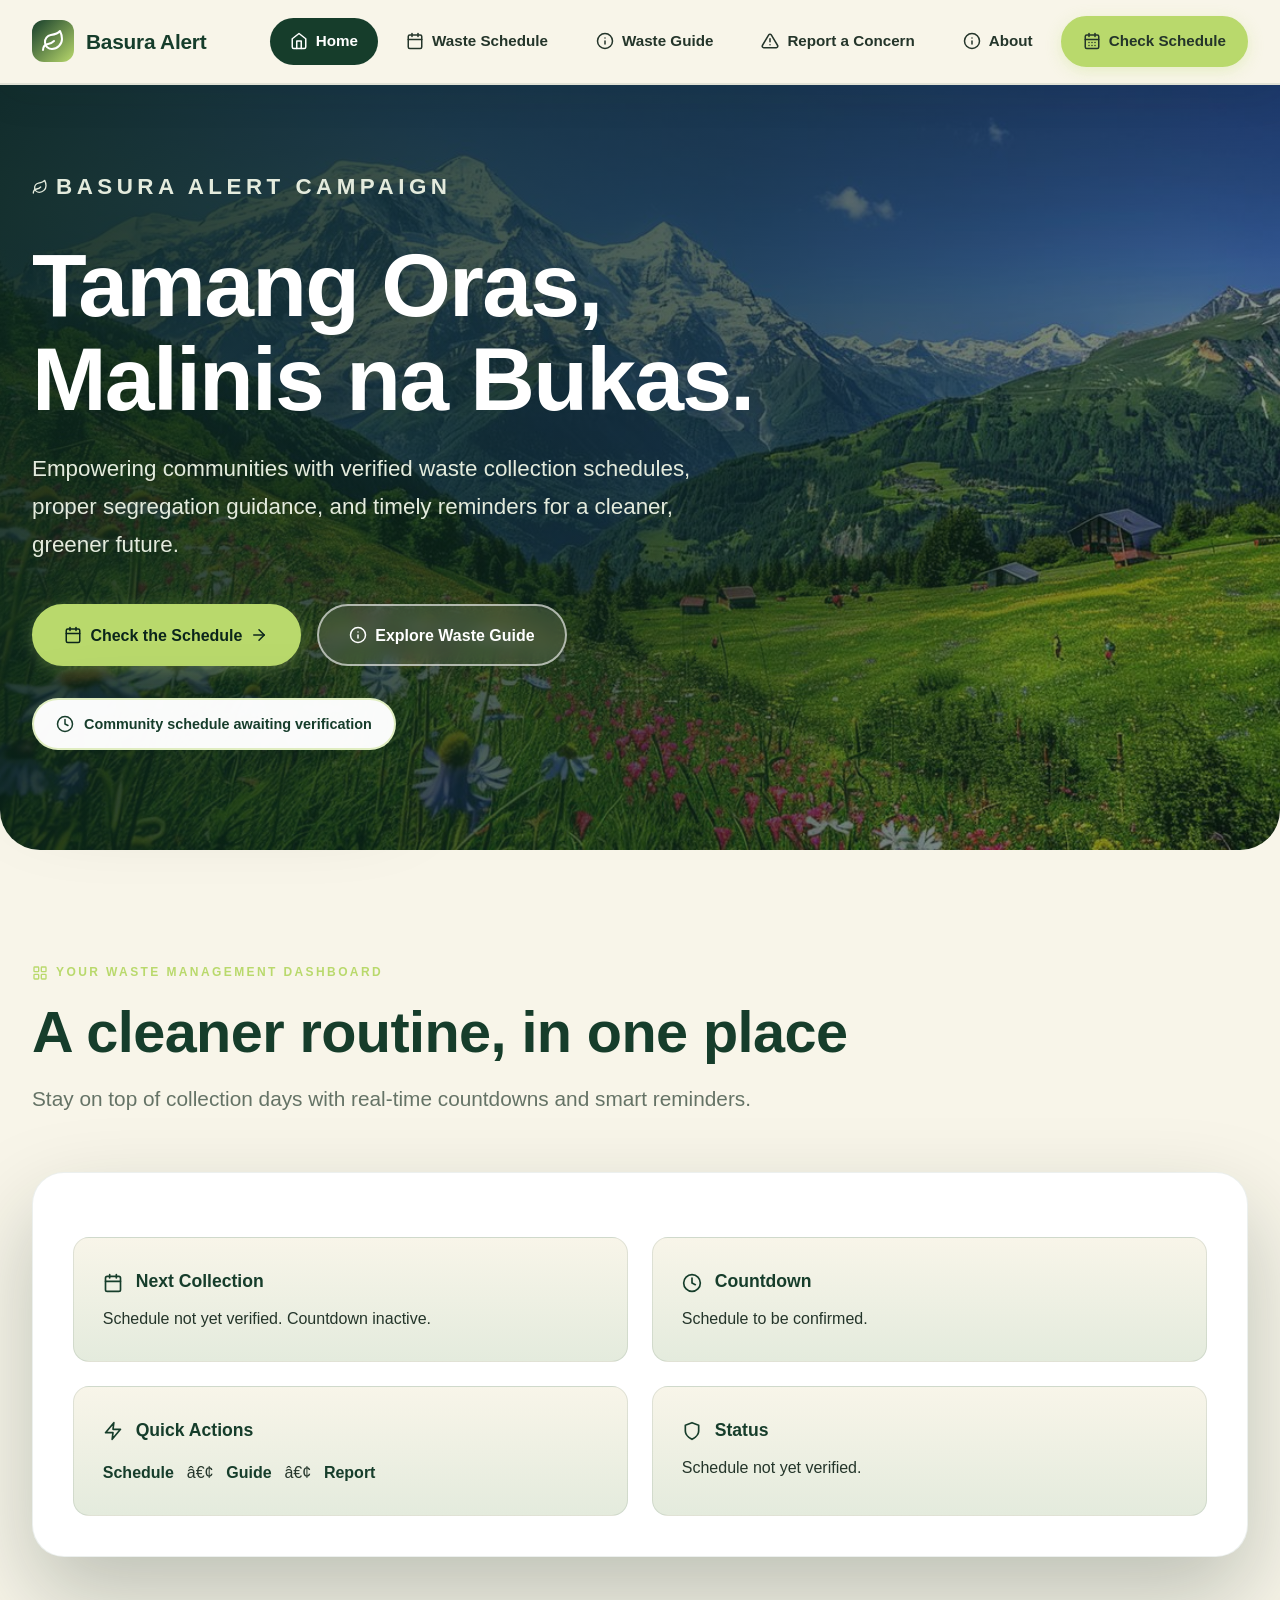
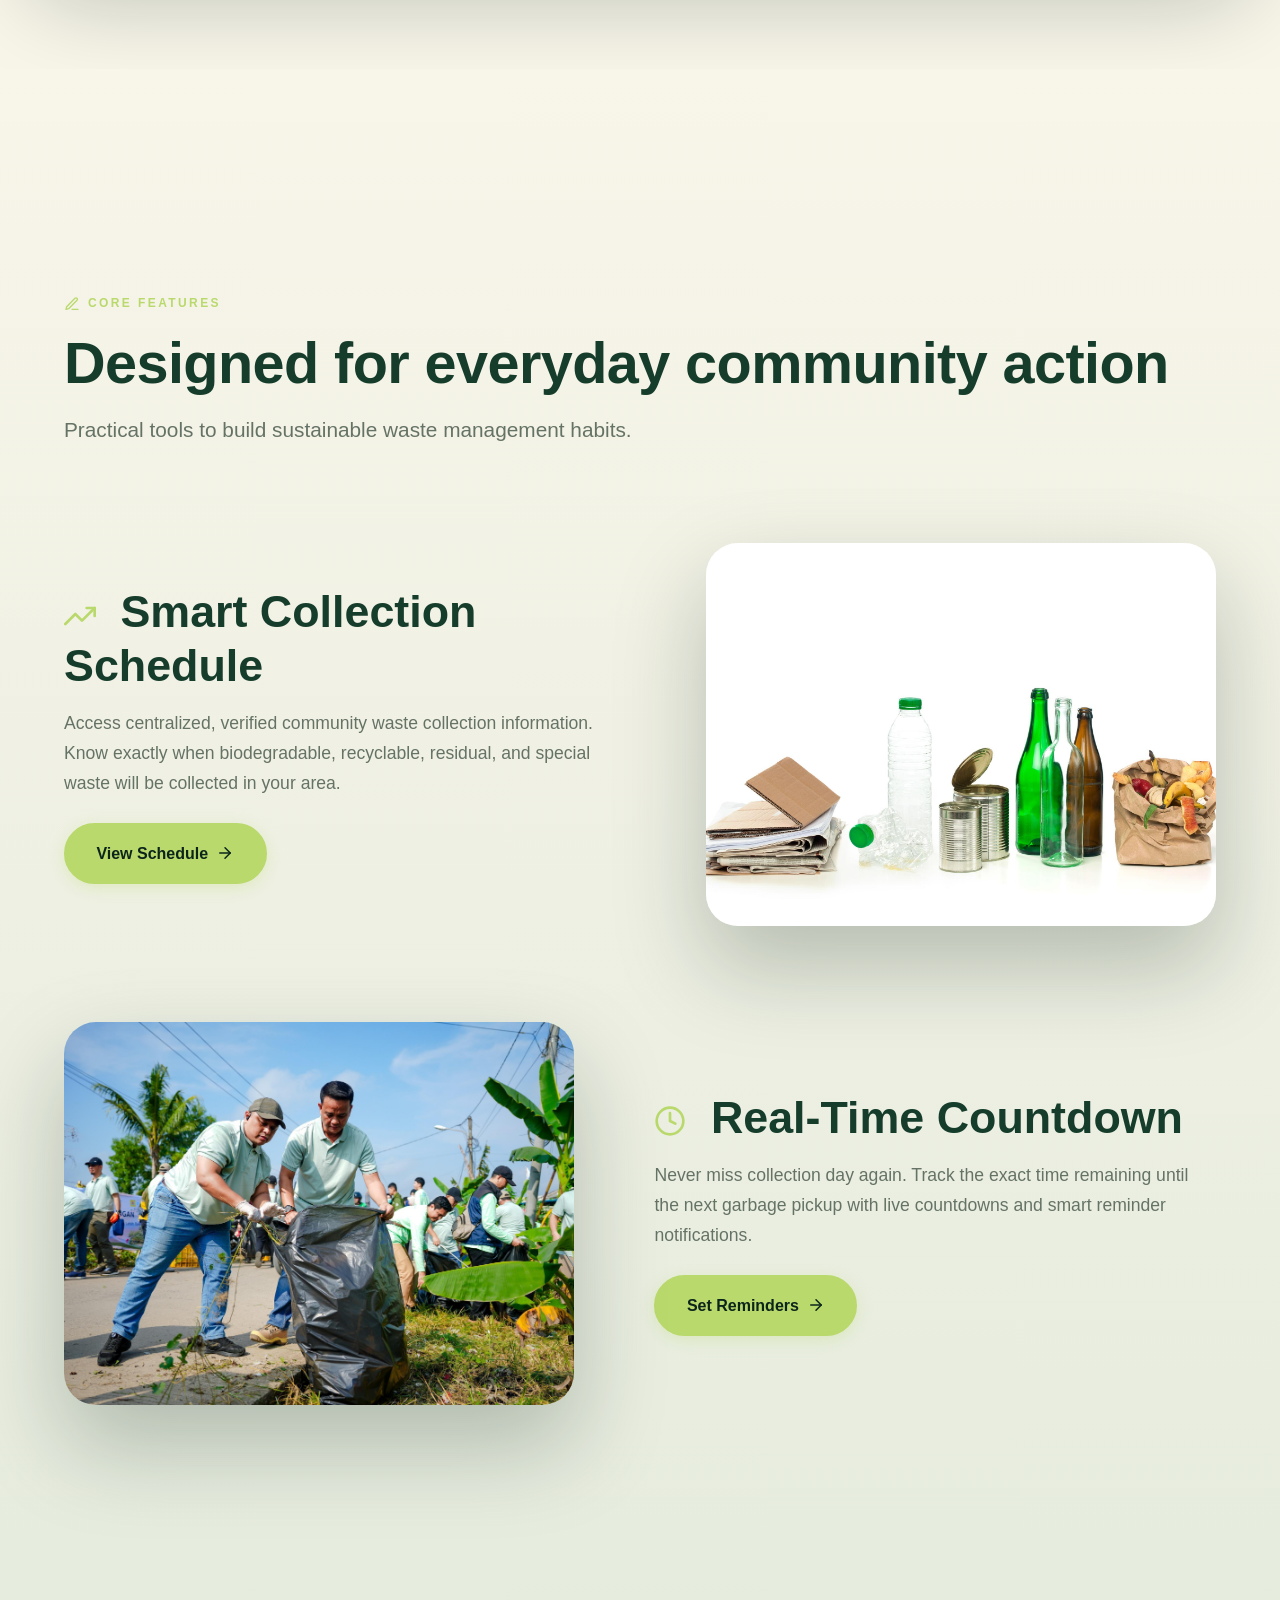
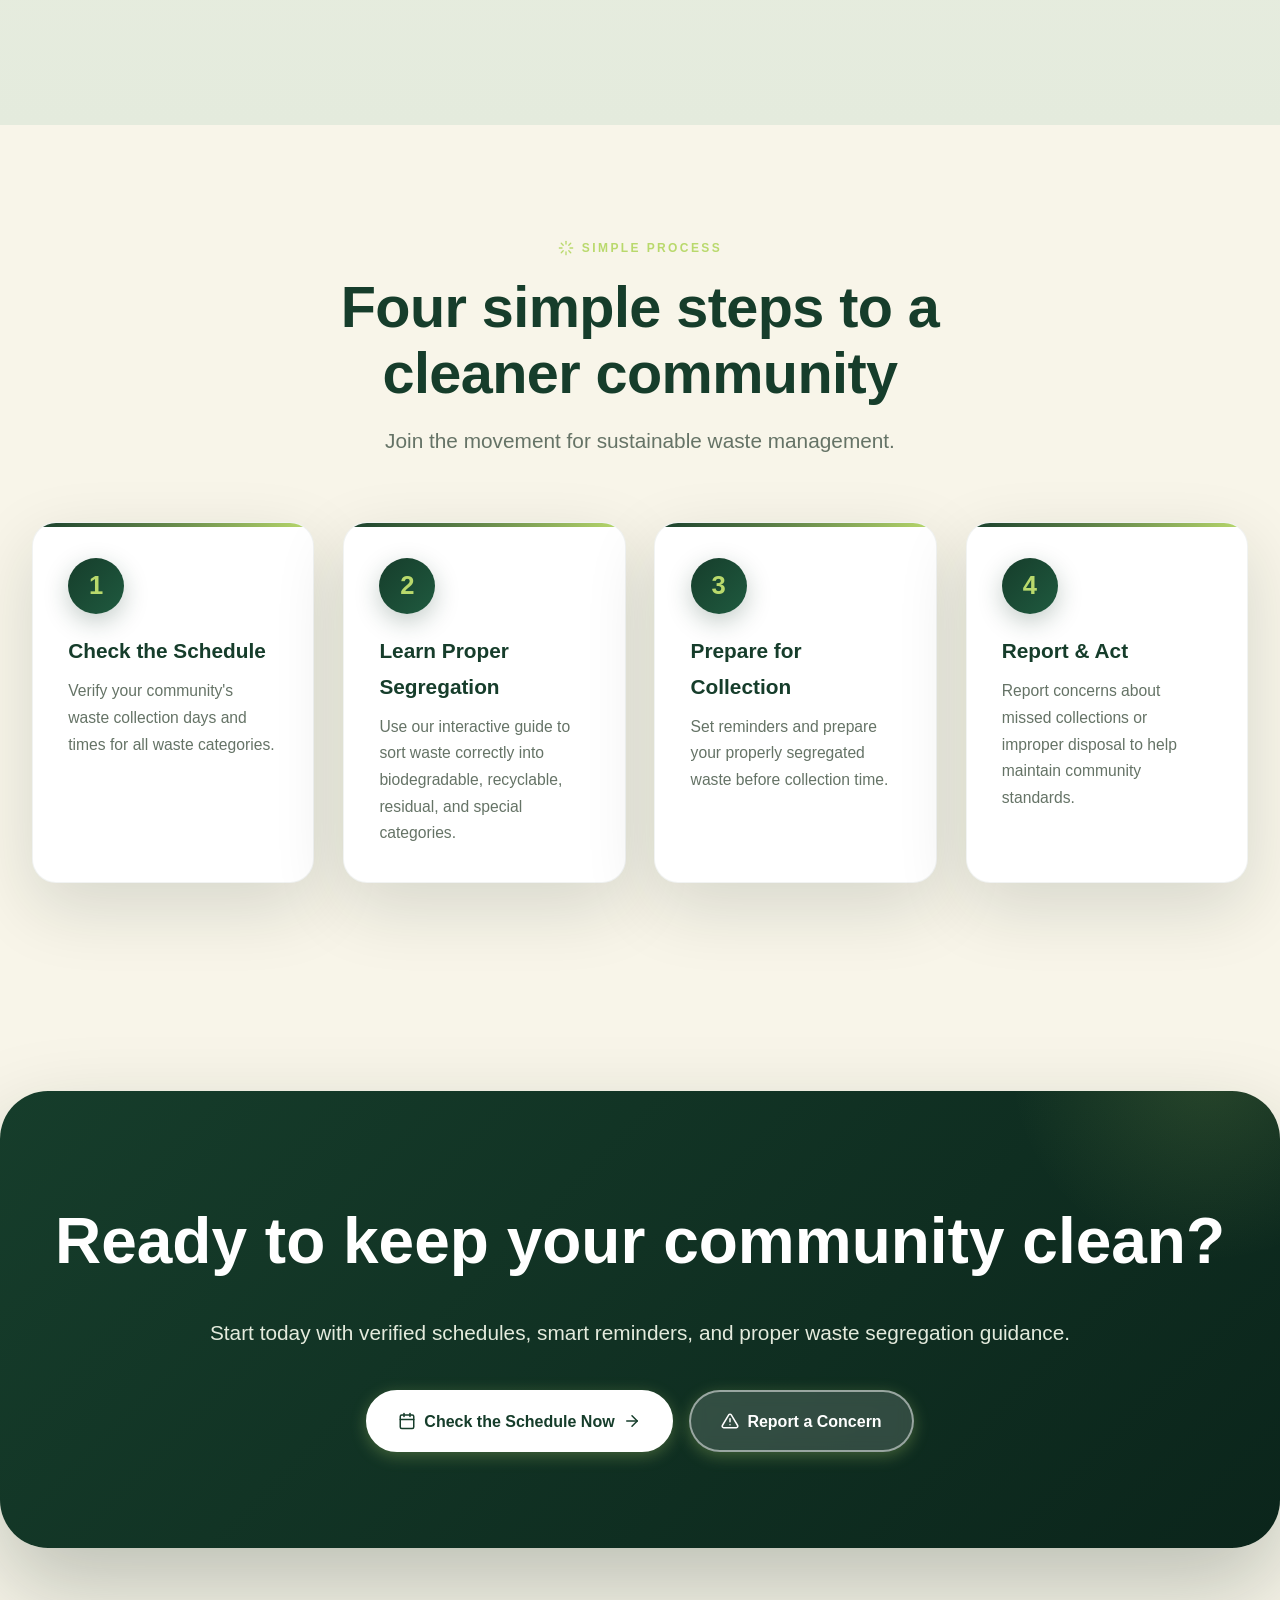
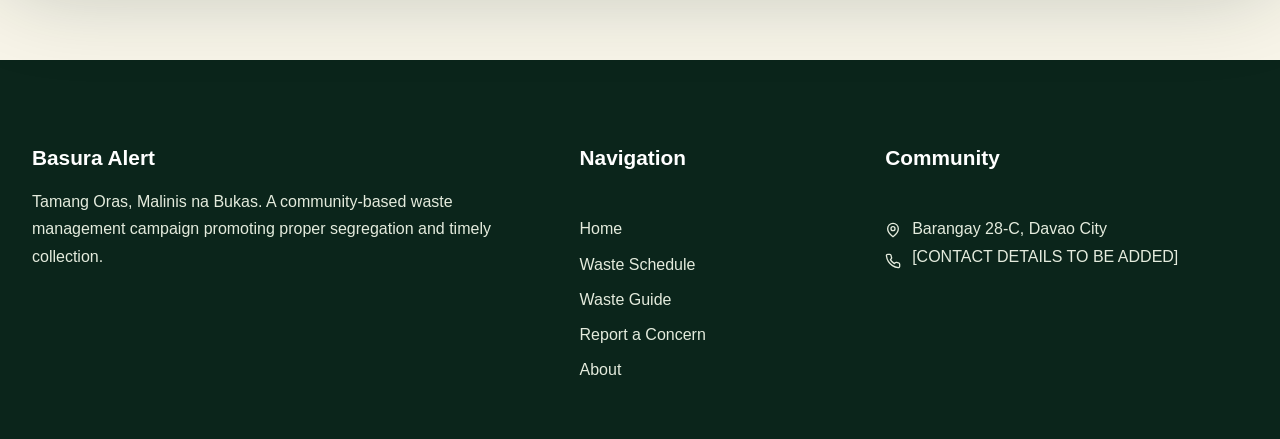
<file: index.html>
<!DOCTYPE html>
<html lang="en">
<head>
  <meta charset="UTF-8" />
  <meta name="viewport" content="width=device-width, initial-scale=1.0" />
  <title>Basura Alert â€” Home</title>
  <link rel="stylesheet" href="./css/style.css" />
</head>
<body>
  <header class="site-header">
    <div class="inner">
      <a class="brand" href="index.html">
        <span class="brand-mark">
          <svg width="24" height="24" viewBox="0 0 24 24" fill="none" stroke="currentColor" stroke-width="2" stroke-linecap="round" stroke-linejoin="round">
            <path d="M11 20A7 7 0 0 1 9.8 6.1C15.5 5 17 4.48 19 2c1 2 2 4.18 2 8 0 5.5-4.78 10-10 10Z"></path>
            <path d="M2 21c0-3 1.85-5.36 5.08-6C9.5 14.52 12 13 13 12"></path>
          </svg>
        </span>
        Basura Alert
      </a>
      <button class="nav-toggle" aria-label="Toggle navigation">
        <svg width="18" height="18" viewBox="0 0 24 24" fill="none" stroke="currentColor" stroke-width="2" stroke-linecap="round" stroke-linejoin="round">
          <line x1="3" y1="12" x2="21" y2="12"></line>
          <line x1="3" y1="6" x2="21" y2="6"></line>
          <line x1="3" y1="18" x2="21" y2="18"></line>
        </svg>
        Menu
      </button>
      <nav class="menu">
        <a href="index.html" class="active">
          <svg width="18" height="18" viewBox="0 0 24 24" fill="none" stroke="currentColor" stroke-width="2" stroke-linecap="round" stroke-linejoin="round">
            <path d="m3 9 9-7 9 7v11a2 2 0 0 1-2 2H5a2 2 0 0 1-2-2z"></path>
            <polyline points="9 22 9 12 15 12 15 22"></polyline>
          </svg>
          Home
        </a>
        <a href="schedule.html">
          <svg width="18" height="18" viewBox="0 0 24 24" fill="none" stroke="currentColor" stroke-width="2" stroke-linecap="round" stroke-linejoin="round">
            <rect width="18" height="18" x="3" y="4" rx="2" ry="2"></rect>
            <line x1="16" x2="16" y1="2" y2="6"></line>
            <line x1="8" x2="8" y1="2" y2="6"></line>
            <line x1="3" x2="21" y1="10" y2="10"></line>
          </svg>
          Waste Schedule
        </a>
        <a href="schedule.html#guide">
          <svg width="18" height="18" viewBox="0 0 24 24" fill="none" stroke="currentColor" stroke-width="2" stroke-linecap="round" stroke-linejoin="round">
            <circle cx="12" cy="12" r="10"></circle>
            <path d="M12 16v-4"></path>
            <path d="M12 8h.01"></path>
          </svg>
          Waste Guide
        </a>
        <a href="report.html">
          <svg width="18" height="18" viewBox="0 0 24 24" fill="none" stroke="currentColor" stroke-width="2" stroke-linecap="round" stroke-linejoin="round">
            <path d="M10.29 3.86L1.82 18a2 2 0 0 0 1.71 3h16.94a2 2 0 0 0 1.71-3L13.71 3.86a2 2 0 0 0-3.42 0z"></path>
            <line x1="12" y1="9" x2="12" y2="13"></line>
            <line x1="12" y1="17" x2="12.01" y2="17"></line>
          </svg>
          Report a Concern
        </a>
        <a href="about.html">
          <svg width="18" height="18" viewBox="0 0 24 24" fill="none" stroke="currentColor" stroke-width="2" stroke-linecap="round" stroke-linejoin="round">
            <circle cx="12" cy="12" r="10"></circle>
            <path d="M12 16v-4"></path>
            <path d="M12 8h.01"></path>
          </svg>
          About
        </a>
        <a class="btn" href="schedule.html">
          <svg width="18" height="18" viewBox="0 0 24 24" fill="none" stroke="currentColor" stroke-width="2" stroke-linecap="round" stroke-linejoin="round">
            <rect width="18" height="18" x="3" y="4" rx="2" ry="2"></rect>
            <line x1="16" x2="16" y1="2" y2="6"></line>
            <line x1="8" x2="8" y1="2" y2="6"></line>
            <line x1="3" x2="21" y1="10" y2="10"></line>
            <path d="M8 14h.01"></path>
            <path d="M12 14h.01"></path>
            <path d="M16 14h.01"></path>
            <path d="M8 18h.01"></path>
            <path d="M12 18h.01"></path>
            <path d="M16 18h.01"></path>
          </svg>
          Check Schedule
        </a>
      </nav>
    </div>
  </header>

  <main>
    <section class="hero-campaign">
      <div class="inner">
        <p class="eyebrow">
          <svg width="16" height="16" viewBox="0 0 24 24" fill="none" stroke="currentColor" stroke-width="2" stroke-linecap="round" stroke-linejoin="round">
            <path d="M11 20A7 7 0 0 1 9.8 6.1C15.5 5 17 4.48 19 2c1 2 2 4.18 2 8 0 5.5-4.78 10-10 10Z"></path>
            <path d="M2 21c0-3 1.85-5.36 5.08-6C9.5 14.52 12 13 13 12"></path>
          </svg>
          Basura Alert Campaign
        </p>
        <h1>Tamang Oras,<br/>Malinis na Bukas.</h1>
        <p>Empowering communities with verified waste collection schedules, proper segregation guidance, and timely reminders for a cleaner, greener future.</p>
        <div class="hero-actions">
          <a class="btn" href="schedule.html">
            <svg width="18" height="18" viewBox="0 0 24 24" fill="none" stroke="currentColor" stroke-width="2" stroke-linecap="round" stroke-linejoin="round">
              <rect width="18" height="18" x="3" y="4" rx="2" ry="2"></rect>
              <line x1="16" x2="16" y1="2" y2="6"></line>
              <line x1="8" x2="8" y1="2" y2="6"></line>
              <line x1="3" x2="21" y1="10" y2="10"></line>
            </svg>
            Check the Schedule
            <svg width="18" height="18" viewBox="0 0 24 24" fill="none" stroke="currentColor" stroke-width="2" stroke-linecap="round" stroke-linejoin="round">
              <path d="M5 12h14"></path>
              <path d="m12 5 7 7-7 7"></path>
            </svg>
          </a>
          <a class="btn secondary" href="schedule.html#guide">
            <svg width="18" height="18" viewBox="0 0 24 24" fill="none" stroke="currentColor" stroke-width="2" stroke-linecap="round" stroke-linejoin="round">
              <circle cx="12" cy="12" r="10"></circle>
              <path d="M12 16v-4"></path>
              <path d="M12 8h.01"></path>
            </svg>
            Explore Waste Guide
          </a>
        </div>
        <div class="status-pill" id="status-pill">
          <svg width="18" height="18" viewBox="0 0 24 24" fill="none" stroke="currentColor" stroke-width="2" stroke-linecap="round" stroke-linejoin="round">
            <circle cx="12" cy="12" r="10"></circle>
            <polyline points="12 6 12 12 16 14"></polyline>
          </svg>
          Community schedule awaiting verification
        </div>
      </div>
    </section>

    <section class="section">
      <div class="section-header">
        <p class="eyebrow">
          <svg width="16" height="16" viewBox="0 0 24 24" fill="none" stroke="currentColor" stroke-width="2" stroke-linecap="round" stroke-linejoin="round">
            <rect width="7" height="7" x="3" y="3" rx="1"></rect>
            <rect width="7" height="7" x="14" y="3" rx="1"></rect>
            <rect width="7" height="7" x="14" y="14" rx="1"></rect>
            <rect width="7" height="7" x="3" y="14" rx="1"></rect>
          </svg>
          Your Waste Management Dashboard
        </p>
        <h2 class="section-title">A cleaner routine, in one place</h2>
        <p class="section-subtitle">Stay on top of collection days with real-time countdowns and smart reminders.</p>
      </div>
      <div class="product-mock">
        <div class="mock-row">
          <div class="mock-card">
            <strong>
              <svg width="20" height="20" viewBox="0 0 24 24" fill="none" stroke="currentColor" stroke-width="2" stroke-linecap="round" stroke-linejoin="round" style="margin-right: 0.5rem;">
                <rect width="18" height="18" x="3" y="4" rx="2" ry="2"></rect>
                <line x1="16" x2="16" y1="2" y2="6"></line>
                <line x1="8" x2="8" y1="2" y2="6"></line>
                <line x1="3" x2="21" y1="10" y2="10"></line>
              </svg>
              Next Collection
            </strong>
            <p id="next-schedule">Schedule not yet verified.</p>
          </div>
          <div class="mock-card">
            <strong>
              <svg width="20" height="20" viewBox="0 0 24 24" fill="none" stroke="currentColor" stroke-width="2" stroke-linecap="round" stroke-linejoin="round" style="margin-right: 0.5rem;">
                <circle cx="12" cy="12" r="10"></circle>
                <polyline points="12 6 12 12 16 14"></polyline>
              </svg>
              Countdown
            </strong>
            <p id="countdown">Schedule to be confirmed</p>
          </div>
        </div>
        <div class="mock-row">
          <div class="mock-card">
            <strong>
              <svg width="20" height="20" viewBox="0 0 24 24" fill="none" stroke="currentColor" stroke-width="2" stroke-linecap="round" stroke-linejoin="round" style="margin-right: 0.5rem;">
                <polygon points="13 2 3 14 12 14 11 22 21 10 12 10 13 2"></polygon>
              </svg>
              Quick Actions
            </strong>
            <p style="display: flex; flex-wrap: wrap; gap: 0.8rem; margin-top: 0.8rem;">
              <a href="schedule.html" style="color: var(--forest-green); font-weight: 600;">Schedule</a> â€¢
              <a href="schedule.html#guide" style="color: var(--forest-green); font-weight: 600;">Guide</a> â€¢
              <a href="report.html" style="color: var(--forest-green); font-weight: 600;">Report</a>
            </p>
          </div>
          <div class="mock-card">
            <strong>
              <svg width="20" height="20" viewBox="0 0 24 24" fill="none" stroke="currentColor" stroke-width="2" stroke-linecap="round" stroke-linejoin="round" style="margin-right: 0.5rem;">
                <path d="M12 22s8-4 8-10V5l-8-3-8 3v7c0 6 8 10 8 10"></path>
              </svg>
              Status
            </strong>
            <p id="schedule-preview">Schedule not yet verified.</p>
          </div>
        </div>
      </div>
    </section>

    <section class="section alt">
      <div class="section-inner">
        <div class="section-header">
          <p class="eyebrow">
            <svg width="16" height="16" viewBox="0 0 24 24" fill="none" stroke="currentColor" stroke-width="2" stroke-linecap="round" stroke-linejoin="round">
              <path d="M12 20h9"></path>
              <path d="M16.5 3.5a2.121 2.121 0 0 1 3 3L7 19l-4 1 1-4L16.5 3.5z"></path>
            </svg>
            Core Features
          </p>
          <h2 class="section-title">Designed for everyday community action</h2>
          <p class="section-subtitle">Practical tools to build sustainable waste management habits.</p>
        </div>
        
        <div class="feature">
          <div class="feature-content">
            <h3>
              <svg width="32" height="32" viewBox="0 0 24 24" fill="none" stroke="currentColor" stroke-width="2" stroke-linecap="round" stroke-linejoin="round" style="color: var(--fresh-lime); margin-right: 0.75rem;">
                <polyline points="23 6 13.5 15.5 8.5 10.5 1 18"></polyline>
                <polyline points="17 6 23 6 23 12"></polyline>
              </svg>
              Smart Collection Schedule
            </h3>
            <p>Access centralized, verified community waste collection information. Know exactly when biodegradable, recyclable, residual, and special waste will be collected in your area.</p>
            <a class="btn" href="schedule.html">
              View Schedule
              <svg width="18" height="18" viewBox="0 0 24 24" fill="none" stroke="currentColor" stroke-width="2" stroke-linecap="round" stroke-linejoin="round">
                <path d="M5 12h14"></path>
                <path d="m12 5 7 7-7 7"></path>
              </svg>
            </a>
          </div>
          <div class="feature-media">
            <img src="assets/images/waste-segregation.jpg" alt="Proper waste segregation and recycling" onerror="this.style.display='none';this.parentElement.style.background='linear-gradient(135deg, var(--soft-sage), var(--warm-cream))';">
          </div>
        </div>

        <div class="feature reverse">
          <div class="feature-content">
            <h3>
              <svg width="32" height="32" viewBox="0 0 24 24" fill="none" stroke="currentColor" stroke-width="2" stroke-linecap="round" stroke-linejoin="round" style="color: var(--fresh-lime); margin-right: 0.75rem;">
                <circle cx="12" cy="12" r="10"></circle>
                <polyline points="12 6 12 12 16 14"></polyline>
              </svg>
              Real-Time Countdown
            </h3>
            <p>Never miss collection day again. Track the exact time remaining until the next garbage pickup with live countdowns and smart reminder notifications.</p>
            <a class="btn" href="schedule.html">
              Set Reminders
              <svg width="18" height="18" viewBox="0 0 24 24" fill="none" stroke="currentColor" stroke-width="2" stroke-linecap="round" stroke-linejoin="round">
                <path d="M5 12h14"></path>
                <path d="m12 5 7 7-7 7"></path>
              </svg>
            </a>
          </div>
          <div class="feature-media">
            <img src="assets/images/community-cleanup.jpg" alt="Community volunteers cleaning up" onerror="this.style.display='none';this.parentElement.style.background='linear-gradient(135deg, var(--soft-sage), var(--warm-cream))';">
          </div>
        </div>
      </div>
    </section>

    <section class="section">
      <div class="section-header" style="text-align: center; max-width: 800px; margin: 0 auto 4rem;">
        <p class="eyebrow">
          <svg width="16" height="16" viewBox="0 0 24 24" fill="none" stroke="currentColor" stroke-width="2" stroke-linecap="round" stroke-linejoin="round">
            <path d="M12 2v4"></path>
            <path d="m16.2 7.8 2.9-2.9"></path>
            <path d="M18 12h4"></path>
            <path d="m16.2 16.2 2.9 2.9"></path>
            <path d="M12 18v4"></path>
            <path d="m7.8 16.2-2.9 2.9"></path>
            <path d="M6 12H2"></path>
            <path d="m7.8 7.8-2.9-2.9"></path>
          </svg>
          Simple Process
        </p>
        <h2 class="section-title">Four simple steps to a cleaner community</h2>
        <p class="section-subtitle">Join the movement for sustainable waste management.</p>
      </div>
      <div class="how-grid">
        <div class="step-card">
          <div class="step-number">1</div>
          <h4>Check the Schedule</h4>
          <p>Verify your community's waste collection days and times for all waste categories.</p>
        </div>
        <div class="step-card">
          <div class="step-number">2</div>
          <h4>Learn Proper Segregation</h4>
          <p>Use our interactive guide to sort waste correctly into biodegradable, recyclable, residual, and special categories.</p>
        </div>
        <div class="step-card">
          <div class="step-number">3</div>
          <h4>Prepare for Collection</h4>
          <p>Set reminders and prepare your properly segregated waste before collection time.</p>
        </div>
        <div class="step-card">
          <div class="step-number">4</div>
          <h4>Report & Act</h4>
          <p>Report concerns about missed collections or improper disposal to help maintain community standards.</p>
        </div>
      </div>
    </section>

    <section class="cta-section">
      <h2>Ready to keep your community clean?</h2>
      <p>Start today with verified schedules, smart reminders, and proper waste segregation guidance.</p>
      <div class="hero-actions" style="justify-content: center;">
        <a class="btn" href="schedule.html">
          <svg width="18" height="18" viewBox="0 0 24 24" fill="none" stroke="currentColor" stroke-width="2" stroke-linecap="round" stroke-linejoin="round">
            <rect width="18" height="18" x="3" y="4" rx="2" ry="2"></rect>
            <line x1="16" x2="16" y1="2" y2="6"></line>
            <line x1="8" x2="8" y1="2" y2="6"></line>
            <line x1="3" x2="21" y1="10" y2="10"></line>
          </svg>
          Check the Schedule Now
          <svg width="18" height="18" viewBox="0 0 24 24" fill="none" stroke="currentColor" stroke-width="2" stroke-linecap="round" stroke-linejoin="round">
            <path d="M5 12h14"></path>
            <path d="m12 5 7 7-7 7"></path>
          </svg>
        </a>
        <a class="btn" href="report.html" style="background: rgba(255,255,255,0.15); color: white; border-color: rgba(255,255,255,0.5); backdrop-filter: blur(8px);">
          <svg width="18" height="18" viewBox="0 0 24 24" fill="none" stroke="currentColor" stroke-width="2" stroke-linecap="round" stroke-linejoin="round">
            <path d="M10.29 3.86L1.82 18a2 2 0 0 0 1.71 3h16.94a2 2 0 0 0 1.71-3L13.71 3.86a2 2 0 0 0-3.42 0z"></path>
            <line x1="12" y1="9" x2="12" y2="13"></line>
            <line x1="12" y1="17" x2="12.01" y2="17"></line>
          </svg>
          Report a Concern
        </a>
      </div>
    </section>
  </main>

  <footer class="site-footer">
    <div class="inner">
      <div>
        <strong>Basura Alert</strong>
        <p>Tamang Oras, Malinis na Bukas. A community-based waste management campaign promoting proper segregation and timely collection.</p>
      </div>
      <div>
        <strong>Navigation</strong><br>
        <a href="index.html">Home</a><br>
        <a href="schedule.html">Waste Schedule</a><br>
        <a href="schedule.html#guide">Waste Guide</a><br>
        <a href="report.html">Report a Concern</a><br>
        <a href="about.html">About</a>
      </div>
      <div>
        <strong>Community</strong><br>
        <p style="margin: 0;">
          <svg width="16" height="16" viewBox="0 0 24 24" fill="none" stroke="currentColor" stroke-width="2" stroke-linecap="round" stroke-linejoin="round" style="margin-right: 0.4rem;">
            <path d="M20 10c0 6-8 12-8 12s-8-6-8-12a8 8 0 0 1 16 0Z"></path>
            <circle cx="12" cy="10" r="3"></circle>
          </svg>
          <span data-community="barangay"></span>, <span data-community="city"></span><br>
          <svg width="16" height="16" viewBox="0 0 24 24" fill="none" stroke="currentColor" stroke-width="2" stroke-linecap="round" stroke-linejoin="round" style="margin-right: 0.4rem; margin-top: 0.5rem;">
            <path d="M22 16.92v3a2 2 0 0 1-2.18 2 19.79 19.79 0 0 1-8.63-3.07 19.5 19.5 0 0 1-6-6 19.79 19.79 0 0 1-3.07-8.67A2 2 0 0 1 4.11 2h3a2 2 0 0 1 2 1.72 12.84 12.84 0 0 0 .7 2.81 2 2 0 0 1-.45 2.11L8.09 9.91a16 16 0 0 0 6 6l1.27-1.27a2 2 0 0 1 2.11-.45 12.84 12.84 0 0 0 2.81.7A2 2 0 0 1 22 16.92z"></path>
          </svg>
          <span data-community="contact"></span>
        </p>
      </div>
    </div>
  </footer>

  <script src="js/config.js"></script>
  <script src="js/schedule-core.js"></script>
  <script src="js/main.js"></script>
</body>
</html>



<script src="js/mwf-countdown.js"></script>
<script src="js/mwf-countdown.js"></script>
<script src="js/mwf-countdown.js"></script>
</file>
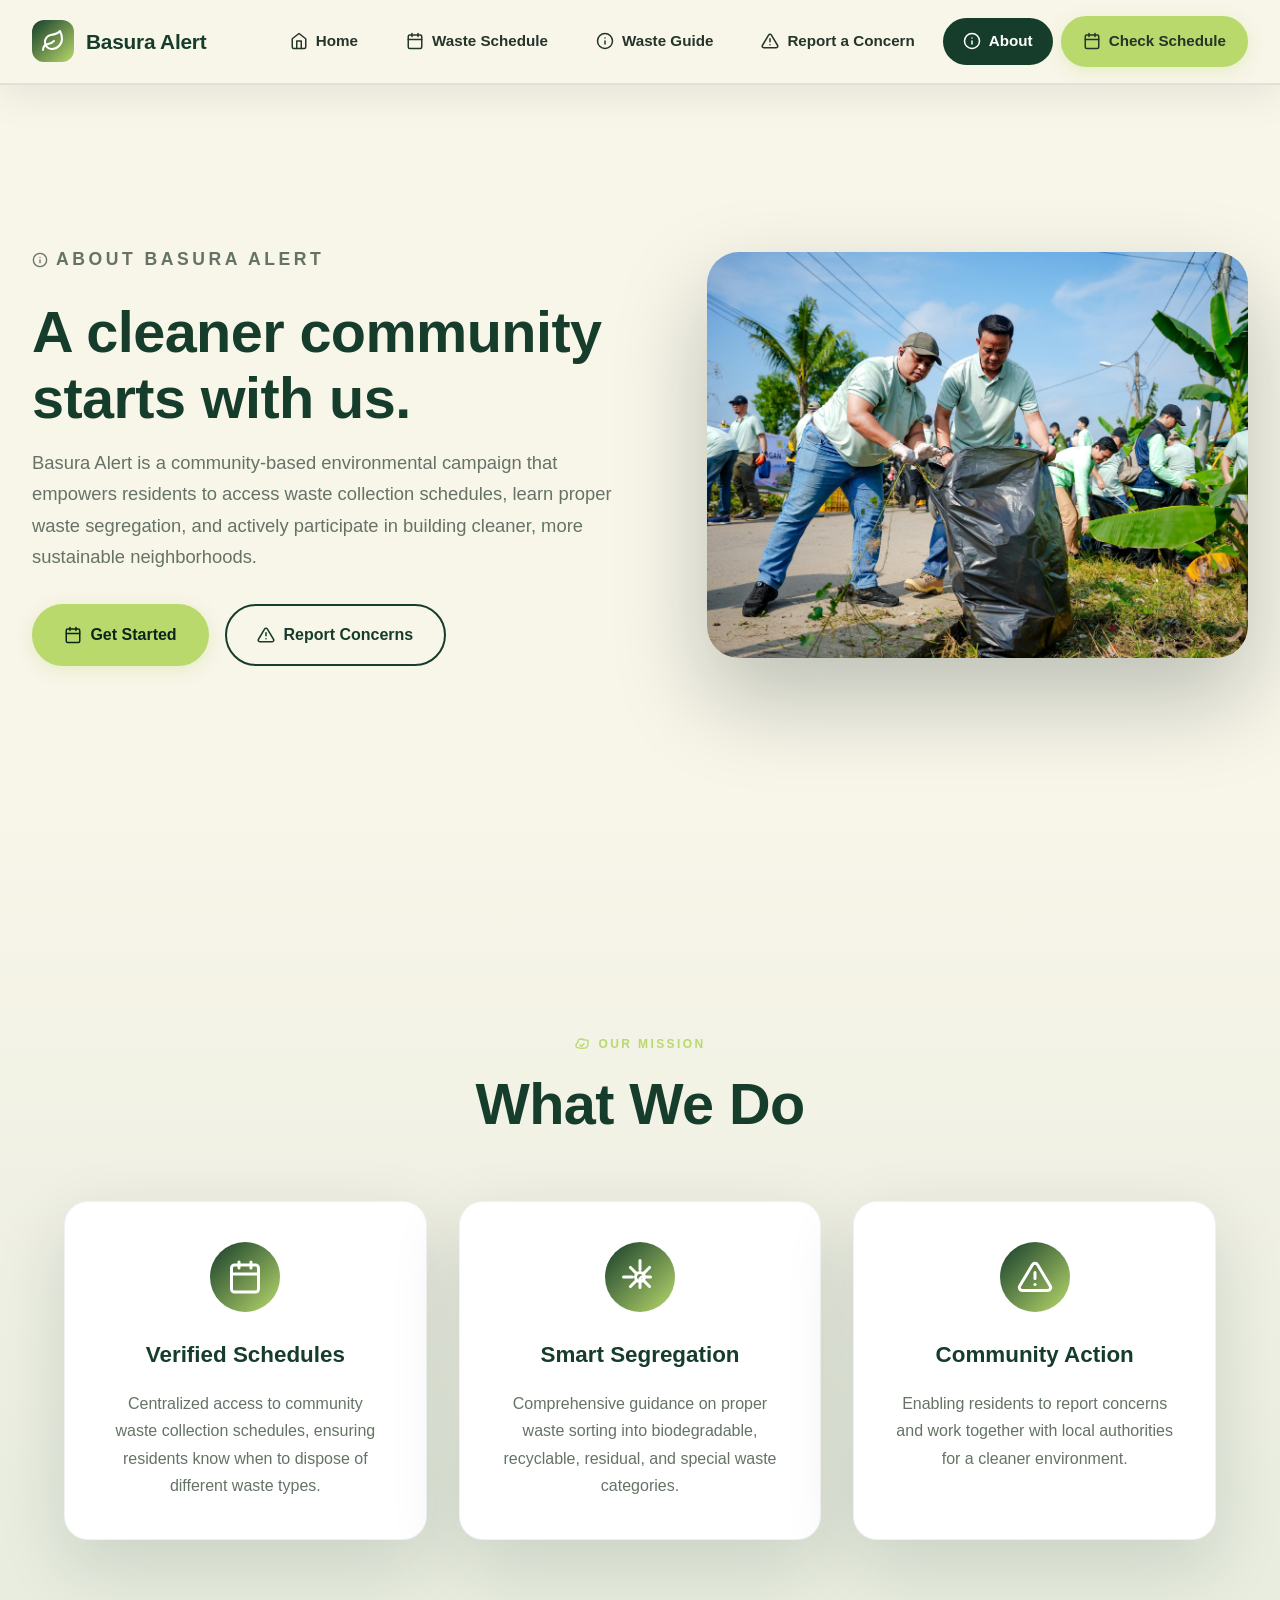
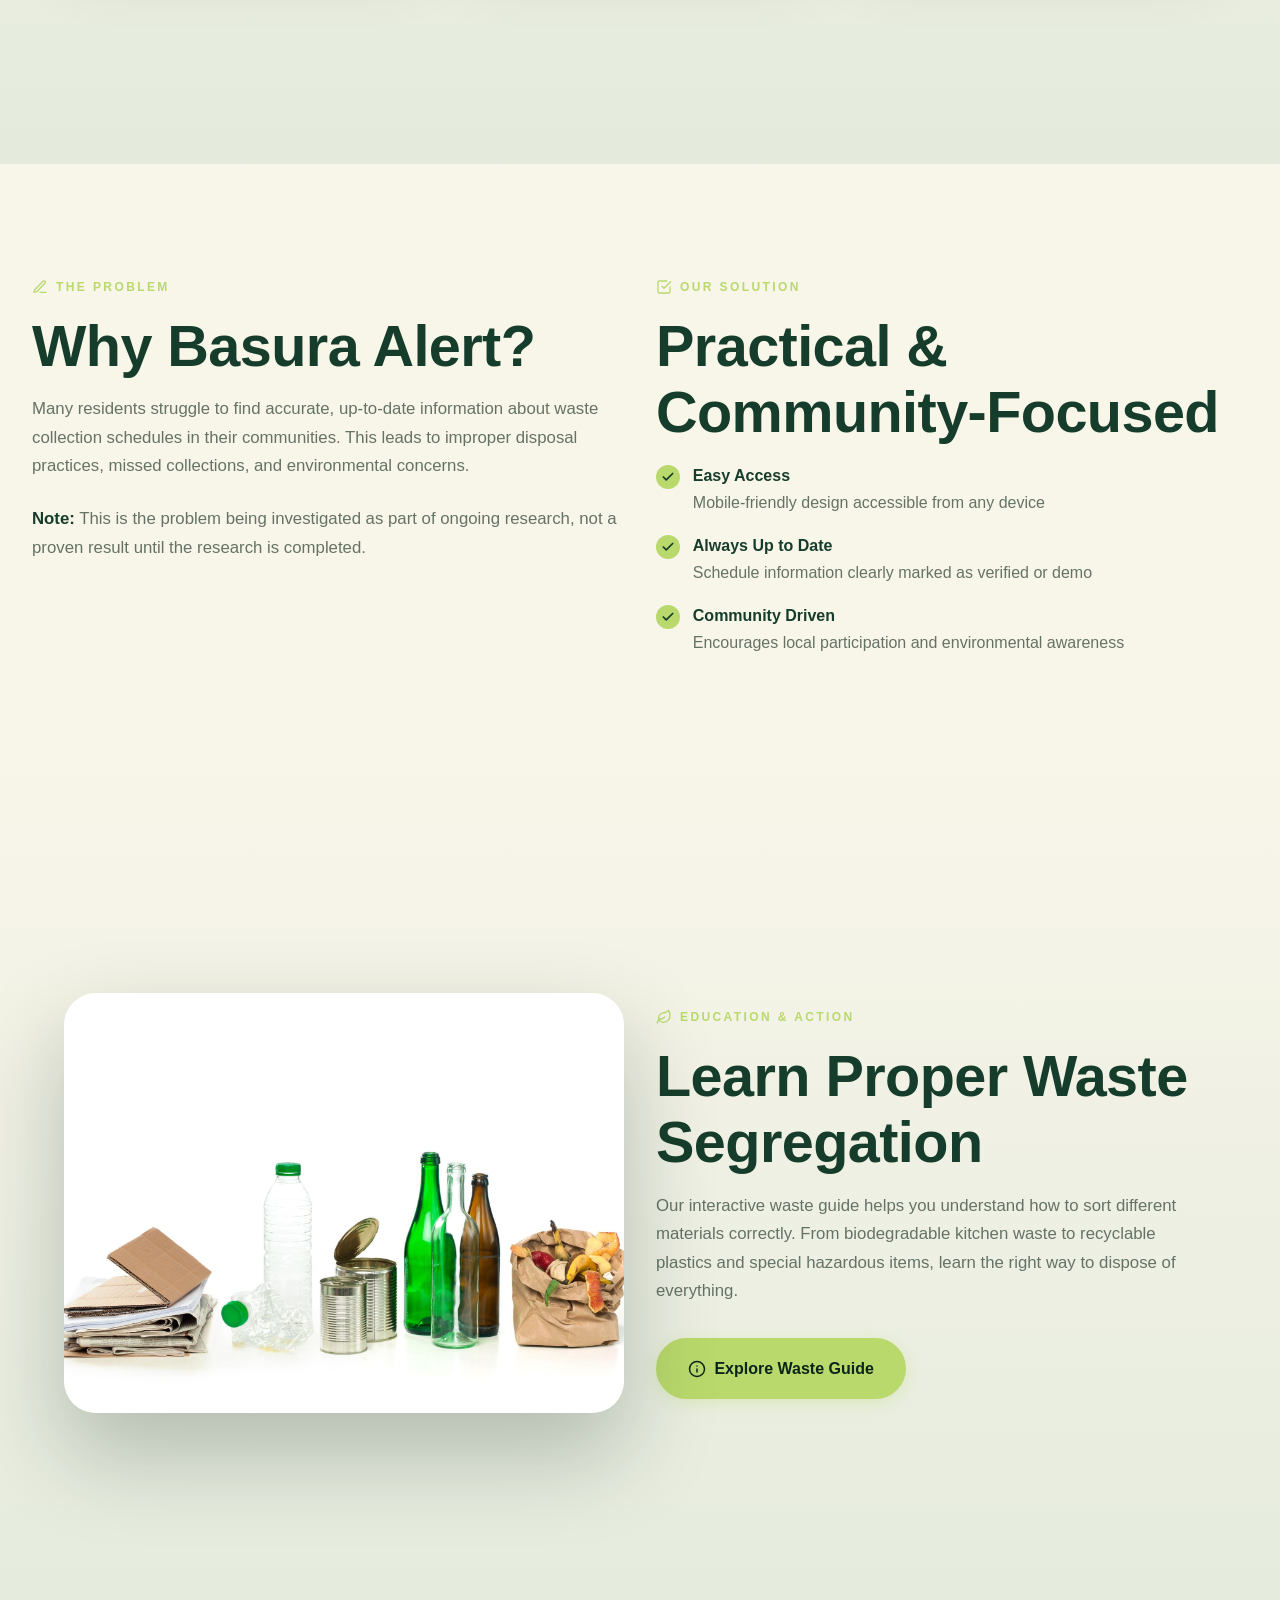
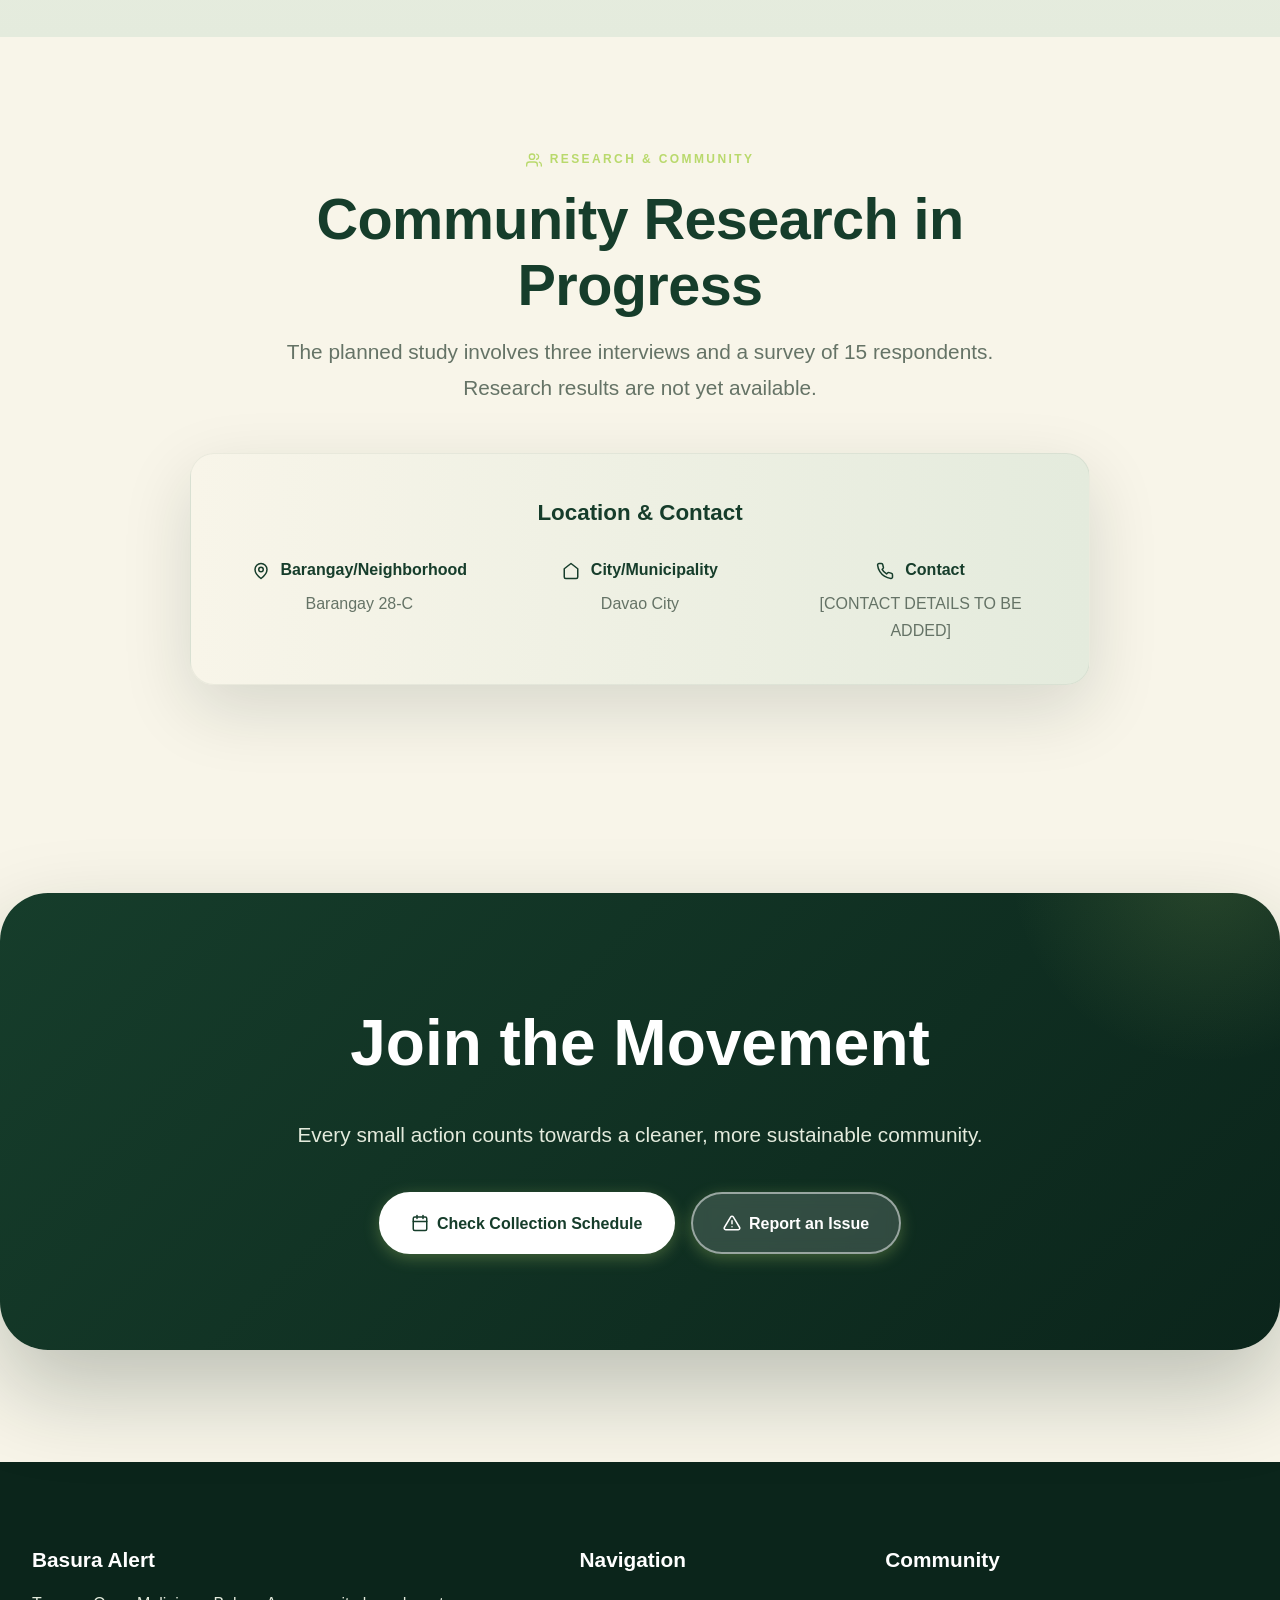
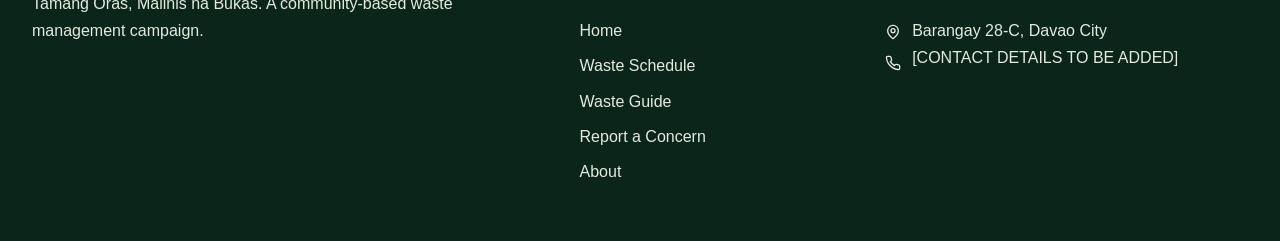
<file: about.html>
﻿<!DOCTYPE html>
<html lang="en">
<head>
  <meta charset="UTF-8" />
  <meta name="viewport" content="width=device-width, initial-scale=1.0" />
  <title>Basura Alert â€” About</title>
  <link rel="stylesheet" href="./css/style.css" />
</head>
<body>
  <header class="site-header">
    <div class="inner">
      <a class="brand" href="index.html">
        <span class="brand-mark">
          <svg width="24" height="24" viewBox="0 0 24 24" fill="none" stroke="currentColor" stroke-width="2" stroke-linecap="round" stroke-linejoin="round">
            <path d="M11 20A7 7 0 0 1 9.8 6.1C15.5 5 17 4.48 19 2c1 2 2 4.18 2 8 0 5.5-4.78 10-10 10Z"></path>
            <path d="M2 21c0-3 1.85-5.36 5.08-6C9.5 14.52 12 13 13 12"></path>
          </svg>
        </span>
        Basura Alert
      </a>
      <button class="nav-toggle" aria-label="Toggle navigation">
        <svg width="18" height="18" viewBox="0 0 24 24" fill="none" stroke="currentColor" stroke-width="2" stroke-linecap="round" stroke-linejoin="round">
          <line x1="3" y1="12" x2="21" y2="12"></line>
          <line x1="3" y1="6" x2="21" y2="6"></line>
          <line x1="3" y1="18" x2="21" y2="18"></line>
        </svg>
        Menu
      </button>
      <nav class="menu">
        <a href="index.html">
          <svg width="18" height="18" viewBox="0 0 24 24" fill="none" stroke="currentColor" stroke-width="2" stroke-linecap="round" stroke-linejoin="round">
            <path d="m3 9 9-7 9 7v11a2 2 0 0 1-2 2H5a2 2 0 0 1-2-2z"></path>
            <polyline points="9 22 9 12 15 12 15 22"></polyline>
          </svg>
          Home
        </a>
        <a href="schedule.html">
          <svg width="18" height="18" viewBox="0 0 24 24" fill="none" stroke="currentColor" stroke-width="2" stroke-linecap="round" stroke-linejoin="round">
            <rect width="18" height="18" x="3" y="4" rx="2" ry="2"></rect>
            <line x1="16" x2="16" y1="2" y2="6"></line>
            <line x1="8" x2="8" y1="2" y2="6"></line>
            <line x1="3" x2="21" y1="10" y2="10"></line>
          </svg>
          Waste Schedule
        </a>
        <a href="schedule.html#guide">
          <svg width="18" height="18" viewBox="0 0 24 24" fill="none" stroke="currentColor" stroke-width="2" stroke-linecap="round" stroke-linejoin="round">
            <circle cx="12" cy="12" r="10"></circle>
            <path d="M12 16v-4"></path>
            <path d="M12 8h.01"></path>
          </svg>
          Waste Guide
        </a>
        <a href="report.html">
          <svg width="18" height="18" viewBox="0 0 24 24" fill="none" stroke="currentColor" stroke-width="2" stroke-linecap="round" stroke-linejoin="round">
            <path d="M10.29 3.86L1.82 18a2 2 0 0 0 1.71 3h16.94a2 2 0 0 0 1.71-3L13.71 3.86a2 2 0 0 0-3.42 0z"></path>
            <line x1="12" y1="9" x2="12" y2="13"></line>
            <line x1="12" y1="17" x2="12.01" y2="17"></line>
          </svg>
          Report a Concern
        </a>
        <a href="about.html" class="active">
          <svg width="18" height="18" viewBox="0 0 24 24" fill="none" stroke="currentColor" stroke-width="2" stroke-linecap="round" stroke-linejoin="round">
            <circle cx="12" cy="12" r="10"></circle>
            <path d="M12 16v-4"></path>
            <path d="M12 8h.01"></path>
          </svg>
          About
        </a>
        <a class="btn" href="schedule.html">
          <svg width="18" height="18" viewBox="0 0 24 24" fill="none" stroke="currentColor" stroke-width="2" stroke-linecap="round" stroke-linejoin="round">
            <rect width="18" height="18" x="3" y="4" rx="2" ry="2"></rect>
            <line x1="16" x2="16" y1="2" y2="6"></line>
            <line x1="8" x2="8" y1="2" y2="6"></line>
            <line x1="3" x2="21" y1="10" y2="10"></line>
          </svg>
          Check Schedule
        </a>
      </nav>
    </div>
  </header>

  <main>
    <section class="section" style="padding-top: 4rem; padding-bottom: 3rem;">
      <div class="feature">
        <div class="feature-content">
          <p class="eyebrow">
            <svg width="16" height="16" viewBox="0 0 24 24" fill="none" stroke="currentColor" stroke-width="2" stroke-linecap="round" stroke-linejoin="round">
              <circle cx="12" cy="12" r="10"></circle>
              <path d="M12 16v-4"></path>
              <path d="M12 8h.01"></path>
            </svg>
            About Basura Alert
          </p>
          <h1 class="section-title">A cleaner community starts with us.</h1>
          <p style="font-size: 1.15rem; color: var(--muted-text); margin-bottom: 2rem;">Basura Alert is a community-based environmental campaign that empowers residents to access waste collection schedules, learn proper waste segregation, and actively participate in building cleaner, more sustainable neighborhoods.</p>
          <div style="display: flex; gap: 1rem; flex-wrap: wrap;">
            <a class="btn" href="schedule.html">
              <svg width="18" height="18" viewBox="0 0 24 24" fill="none" stroke="currentColor" stroke-width="2" stroke-linecap="round" stroke-linejoin="round">
                <rect width="18" height="18" x="3" y="4" rx="2" ry="2"></rect>
                <line x1="16" x2="16" y1="2" y2="6"></line>
                <line x1="8" x2="8" y1="2" y2="6"></line>
                <line x1="3" x2="21" y1="10" y2="10"></line>
              </svg>
              Get Started
            </a>
            <a class="btn secondary" href="report.html">
              <svg width="18" height="18" viewBox="0 0 24 24" fill="none" stroke="currentColor" stroke-width="2" stroke-linecap="round" stroke-linejoin="round">
                <path d="M10.29 3.86L1.82 18a2 2 0 0 0 1.71 3h16.94a2 2 0 0 0 1.71-3L13.71 3.86a2 2 0 0 0-3.42 0z"></path>
                <line x1="12" y1="9" x2="12" y2="13"></line>
                <line x1="12" y1="17" x2="12.01" y2="17"></line>
              </svg>
              Report Concerns
            </a>
          </div>
        </div>
        <div class="feature-media">
          <img src="assets/images/community-cleanup.jpg" alt="Community members actively cleaning their neighborhood" onerror="this.style.display='none';this.parentElement.style.background='linear-gradient(135deg, var(--soft-sage), var(--warm-cream))';">
        </div>
      </div>
    </section>

    <section class="section alt">
      <div class="section-inner">
        <div class="section-header" style="text-align: center; max-width: 800px; margin: 0 auto 4rem;">
          <p class="eyebrow">
            <svg width="16" height="16" viewBox="0 0 24 24" fill="none" stroke="currentColor" stroke-width="2" stroke-linecap="round" stroke-linejoin="round">
              <path d="M9 12l2 2 4-4"></path>
              <path d="M21 12c0 1.268-.63 1.39-1.593 2.945a3.324 3.324 0 0 1-1.043 1.043C17.39 16.63 17.268 17 12 17c-5.268 0-5.39-.63-7.945-1.593a3.324 3.324 0 0 1-1.043-1.043C3.63 13.39 3 13.268 3 12c0-1.268.63-1.39 1.593-2.945a3.324 3.324 0 0 1 1.043-1.043C6.61 3.63 6.63 3 12 3c5.39 0-5.39.63 7.945 1.593a3.324 3.324 0 0 1 1.043 1.043C21.63 6.61 21 6.628 21 12z"></path>
            </svg>
            Our Mission
          </p>
          <h2 class="section-title">What We Do</h2>
        </div>
        <div class="grid-3">
          <div class="card" style="text-align: center;">
            <div style="width: 70px; height: 70px; border-radius: 50%; background: linear-gradient(135deg, var(--forest-green), var(--fresh-lime)); display: flex; align-items: center; justify-content: center; margin: 0 auto 1.5rem; color: white;">
              <svg width="36" height="36" viewBox="0 0 24 24" fill="none" stroke="currentColor" stroke-width="2" stroke-linecap="round" stroke-linejoin="round">
                <rect width="18" height="18" x="3" y="4" rx="2" ry="2"></rect>
                <line x1="16" x2="16" y1="2" y2="6"></line>
                <line x1="8" x2="8" y1="2" y2="6"></line>
                <line x1="3" x2="21" y1="10" y2="10"></line>
              </svg>
            </div>
            <h3>Verified Schedules</h3>
            <p style="color: var(--muted-text);">Centralized access to community waste collection schedules, ensuring residents know when to dispose of different waste types.</p>
          </div>
          <div class="card" style="text-align: center;">
            <div style="width: 70px; height: 70px; border-radius: 50%; background: linear-gradient(135deg, var(--forest-green), var(--fresh-lime)); display: flex; align-items: center; justify-content: center; margin: 0 auto 1.5rem; color: white;">
              <svg width="36" height="36" viewBox="0 0 24 24" fill="none" stroke="currentColor" stroke-width="2" stroke-linecap="round" stroke-linejoin="round">
                <circle cx="12" cy="12" r="3"></circle>
                <path d="M12 1v6m0 6v6M5.64 5.64l4.24 4.24m4.24 4.24l4.24 4.24M1 12h6m6 0h6M5.64 18.36l4.24-4.24m4.24-4.24l4.24-4.24"></path>
              </svg>
            </div>
            <h3>Smart Segregation</h3>
            <p style="color: var(--muted-text);">Comprehensive guidance on proper waste sorting into biodegradable, recyclable, residual, and special waste categories.</p>
          </div>
          <div class="card" style="text-align: center;">
            <div style="width: 70px; height: 70px; border-radius: 50%; background: linear-gradient(135deg, var(--forest-green), var(--fresh-lime)); display: flex; align-items: center; justify-content: center; margin: 0 auto 1.5rem; color: white;">
              <svg width="36" height="36" viewBox="0 0 24 24" fill="none" stroke="currentColor" stroke-width="2" stroke-linecap="round" stroke-linejoin="round">
                <path d="M10.29 3.86L1.82 18a2 2 0 0 0 1.71 3h16.94a2 2 0 0 0 1.71-3L13.71 3.86a2 2 0 0 0-3.42 0z"></path>
                <line x1="12" y1="9" x2="12" y2="13"></line>
                <line x1="12" y1="17" x2="12.01" y2="17"></line>
              </svg>
            </div>
            <h3>Community Action</h3>
            <p style="color: var(--muted-text);">Enabling residents to report concerns and work together with local authorities for a cleaner environment.</p>
          </div>
        </div>
      </div>
    </section>

    <section class="section">
      <div class="grid-2">
        <div>
          <p class="eyebrow">
            <svg width="16" height="16" viewBox="0 0 24 24" fill="none" stroke="currentColor" stroke-width="2" stroke-linecap="round" stroke-linejoin="round">
              <path d="M12 20h9"></path>
              <path d="M16.5 3.5a2.121 2.121 0 0 1 3 3L7 19l-4 1 1-4L16.5 3.5z"></path>
            </svg>
            The Problem
          </p>
          <h2 class="section-title">Why Basura Alert?</h2>
          <p style="color: var(--muted-text); font-size: 1.05rem; margin-bottom: 1.5rem;">Many residents struggle to find accurate, up-to-date information about waste collection schedules in their communities. This leads to improper disposal practices, missed collections, and environmental concerns.</p>
          <p style="color: var(--muted-text); font-size: 1.05rem;"><strong style="color: var(--forest-green);">Note:</strong> This is the problem being investigated as part of ongoing research, not a proven result until the research is completed.</p>
        </div>
        <div>
          <p class="eyebrow">
            <svg width="16" height="16" viewBox="0 0 24 24" fill="none" stroke="currentColor" stroke-width="2" stroke-linecap="round" stroke-linejoin="round">
              <path d="M9 11l3 3L22 4"></path>
              <path d="M21 12v7a2 2 0 0 1-2 2H5a2 2 0 0 1-2-2V5a2 2 0 0 1 2-2h11"></path>
            </svg>
            Our Solution
          </p>
          <h2 class="section-title">Practical & Community-Focused</h2>
          <ul style="display: flex; flex-direction: column; gap: 1rem;">
            <li style="display: flex; gap: 0.8rem; align-items: flex-start;">
              <div style="width: 24px; height: 24px; border-radius: 50%; background: var(--fresh-lime); display: flex; align-items: center; justify-content: center; flex-shrink: 0; margin-top: 0.2rem;">
                <svg width="14" height="14" viewBox="0 0 24 24" fill="none" stroke="var(--forest-green)" stroke-width="3" stroke-linecap="round" stroke-linejoin="round">
                  <polyline points="20 6 9 17 4 12"></polyline>
                </svg>
              </div>
              <div>
                <strong style="color: var(--forest-green);">Easy Access</strong><br>
                <span style="color: var(--muted-text);">Mobile-friendly design accessible from any device</span>
              </div>
            </li>
            <li style="display: flex; gap: 0.8rem; align-items: flex-start;">
              <div style="width: 24px; height: 24px; border-radius: 50%; background: var(--fresh-lime); display: flex; align-items: center; justify-content: center; flex-shrink: 0; margin-top: 0.2rem;">
                <svg width="14" height="14" viewBox="0 0 24 24" fill="none" stroke="var(--forest-green)" stroke-width="3" stroke-linecap="round" stroke-linejoin="round">
                  <polyline points="20 6 9 17 4 12"></polyline>
                </svg>
              </div>
              <div>
                <strong style="color: var(--forest-green);">Always Up to Date</strong><br>
                <span style="color: var(--muted-text);">Schedule information clearly marked as verified or demo</span>
              </div>
            </li>
            <li style="display: flex; gap: 0.8rem; align-items: flex-start;">
              <div style="width: 24px; height: 24px; border-radius: 50%; background: var(--fresh-lime); display: flex; align-items: center; justify-content: center; flex-shrink: 0; margin-top: 0.2rem;">
                <svg width="14" height="14" viewBox="0 0 24 24" fill="none" stroke="var(--forest-green)" stroke-width="3" stroke-linecap="round" stroke-linejoin="round">
                  <polyline points="20 6 9 17 4 12"></polyline>
                </svg>
              </div>
              <div>
                <strong style="color: var(--forest-green);">Community Driven</strong><br>
                <span style="color: var(--muted-text);">Encourages local participation and environmental awareness</span>
              </div>
            </li>
          </ul>
        </div>
      </div>
    </section>

    <section class="section alt">
      <div class="section-inner">
        <div class="grid-2" style="align-items: center;">
          <div class="feature-media" style="aspect-ratio: 4/3;">
            <img src="assets/images/waste-segregation.jpg" alt="Proper waste segregation guidelines" onerror="this.style.display='none';this.parentElement.style.background='linear-gradient(135deg, var(--soft-sage), var(--warm-cream))';">
          </div>
          <div>
            <p class="eyebrow">
              <svg width="16" height="16" viewBox="0 0 24 24" fill="none" stroke="currentColor" stroke-width="2" stroke-linecap="round" stroke-linejoin="round">
                <path d="M11 20A7 7 0 0 1 9.8 6.1C15.5 5 17 4.48 19 2c1 2 2 4.18 2 8 0 5.5-4.78 10-10 10Z"></path>
                <path d="M2 21c0-3 1.85-5.36 5.08-6C9.5 14.52 12 13 13 12"></path>
              </svg>
              Education & Action
            </p>
            <h2 class="section-title">Learn Proper Waste Segregation</h2>
            <p style="color: var(--muted-text); font-size: 1.05rem; margin-bottom: 2rem;">Our interactive waste guide helps you understand how to sort different materials correctly. From biodegradable kitchen waste to recyclable plastics and special hazardous items, learn the right way to dispose of everything.</p>
            <a class="btn" href="schedule.html#guide">
              <svg width="18" height="18" viewBox="0 0 24 24" fill="none" stroke="currentColor" stroke-width="2" stroke-linecap="round" stroke-linejoin="round">
                <circle cx="12" cy="12" r="10"></circle>
                <path d="M12 16v-4"></path>
                <path d="M12 8h.01"></path>
              </svg>
              Explore Waste Guide
            </a>
          </div>
        </div>
      </div>
    </section>

    <section class="section">
      <div class="section-header" style="text-align: center; max-width: 800px; margin: 0 auto 3rem;">
        <p class="eyebrow">
          <svg width="16" height="16" viewBox="0 0 24 24" fill="none" stroke="currentColor" stroke-width="2" stroke-linecap="round" stroke-linejoin="round">
            <path d="M17 21v-2a4 4 0 0 0-4-4H5a4 4 0 0 0-4 4v2"></path>
            <circle cx="9" cy="7" r="4"></circle>
            <path d="M23 21v-2a4 4 0 0 0-3-3.87"></path>
            <path d="M16 3.13a4 4 0 0 1 0 7.75"></path>
          </svg>
          Research & Community
        </p>
        <h2 class="section-title">Community Research in Progress</h2>
        <p class="section-subtitle">The planned study involves three interviews and a survey of 15 respondents. Research results are not yet available.</p>
      </div>
      <div class="card" style="max-width: 900px; margin: 0 auto; text-align: center; background: linear-gradient(to right, var(--warm-cream), var(--soft-sage));">
        <h3 style="color: var(--forest-green); margin-bottom: 1rem;">Location & Contact</h3>
        <div style="display: grid; grid-template-columns: repeat(auto-fit, minmax(200px, 1fr)); gap: 1.5rem; margin-top: 1.5rem;">
          <div>
            <strong style="color: var(--forest-green); display: block; margin-bottom: 0.4rem;">
              <svg width="18" height="18" viewBox="0 0 24 24" fill="none" stroke="currentColor" stroke-width="2" stroke-linecap="round" stroke-linejoin="round" style="margin-right: 0.4rem;">
                <path d="M20 10c0 6-8 12-8 12s-8-6-8-12a8 8 0 0 1 16 0Z"></path>
                <circle cx="12" cy="10" r="3"></circle>
              </svg>
              Barangay/Neighborhood
            </strong>
            <span style="color: var(--muted-text);"><span data-community="barangay"></span></span>
          </div>
          <div>
            <strong style="color: var(--forest-green); display: block; margin-bottom: 0.4rem;">
              <svg width="18" height="18" viewBox="0 0 24 24" fill="none" stroke="currentColor" stroke-width="2" stroke-linecap="round" stroke-linejoin="round" style="margin-right: 0.4rem;">
                <path d="M3 9l9-7 9 7v11a2 2 0 0 1-2 2H5a2 2 0 0 1-2-2z"></path>
              </svg>
              City/Municipality
            </strong>
            <span style="color: var(--muted-text);"><span data-community="city"></span></span>
          </div>
          <div>
            <strong style="color: var(--forest-green); display: block; margin-bottom: 0.4rem;">
              <svg width="18" height="18" viewBox="0 0 24 24" fill="none" stroke="currentColor" stroke-width="2" stroke-linecap="round" stroke-linejoin="round" style="margin-right: 0.4rem;">
                <path d="M22 16.92v3a2 2 0 0 1-2.18 2 19.79 19.79 0 0 1-8.63-3.07 19.5 19.5 0 0 1-6-6 19.79 19.79 0 0 1-3.07-8.67A2 2 0 0 1 4.11 2h3a2 2 0 0 1 2 1.72 12.84 12.84 0 0 0 .7 2.81 2 2 0 0 1-.45 2.11L8.09 9.91a16 16 0 0 0 6 6l1.27-1.27a2 2 0 0 1 2.11-.45 12.84 12.84 0 0 0 2.81.7A2 2 0 0 1 22 16.92z"></path>
              </svg>
              Contact
            </strong>
            <span style="color: var(--muted-text);"><span data-community="contact"></span></span>
          </div>
        </div>
      </div>
    </section>

    <section class="cta-section">
      <h2>Join the Movement</h2>
      <p>Every small action counts towards a cleaner, more sustainable community.</p>
      <div class="hero-actions" style="justify-content: center;">
        <a class="btn" href="schedule.html">
          <svg width="18" height="18" viewBox="0 0 24 24" fill="none" stroke="currentColor" stroke-width="2" stroke-linecap="round" stroke-linejoin="round">
            <rect width="18" height="18" x="3" y="4" rx="2" ry="2"></rect>
            <line x1="16" x2="16" y1="2" y2="6"></line>
            <line x1="8" x2="8" y1="2" y2="6"></line>
            <line x1="3" x2="21" y1="10" y2="10"></line>
          </svg>
          Check Collection Schedule
        </a>
        <a class="btn" href="report.html" style="background: rgba(255,255,255,0.15); color: white; border-color: rgba(255,255,255,0.5); backdrop-filter: blur(8px);">
          <svg width="18" height="18" viewBox="0 0 24 24" fill="none" stroke="currentColor" stroke-width="2" stroke-linecap="round" stroke-linejoin="round">
            <path d="M10.29 3.86L1.82 18a2 2 0 0 0 1.71 3h16.94a2 2 0 0 0 1.71-3L13.71 3.86a2 2 0 0 0-3.42 0z"></path>
            <line x1="12" y1="9" x2="12" y2="13"></line>
            <line x1="12" y1="17" x2="12.01" y2="17"></line>
          </svg>
          Report an Issue
        </a>
      </div>
    </section>
  </main>

  <footer class="site-footer">
    <div class="inner">
      <div>
        <strong>Basura Alert</strong>
        <p>Tamang Oras, Malinis na Bukas. A community-based waste management campaign.</p>
      </div>
      <div>
        <strong>Navigation</strong><br>
        <a href="index.html">Home</a><br>
        <a href="schedule.html">Waste Schedule</a><br>
        <a href="schedule.html#guide">Waste Guide</a><br>
        <a href="report.html">Report a Concern</a><br>
        <a href="about.html">About</a>
      </div>
      <div>
        <strong>Community</strong><br>
        <p style="margin: 0;">
          <svg width="16" height="16" viewBox="0 0 24 24" fill="none" stroke="currentColor" stroke-width="2" stroke-linecap="round" stroke-linejoin="round" style="margin-right: 0.4rem;">
            <path d="M20 10c0 6-8 12-8 12s-8-6-8-12a8 8 0 0 1 16 0Z"></path>
            <circle cx="12" cy="10" r="3"></circle>
          </svg>
          <span data-community="barangay"></span>, <span data-community="city"></span><br>
          <svg width="16" height="16" viewBox="0 0 24 24" fill="none" stroke="currentColor" stroke-width="2" stroke-linecap="round" stroke-linejoin="round" style="margin-right: 0.4rem; margin-top: 0.5rem;">
            <path d="M22 16.92v3a2 2 0 0 1-2.18 2 19.79 19.79 0 0 1-8.63-3.07 19.5 19.5 0 0 1-6-6 19.79 19.79 0 0 1-3.07-8.67A2 2 0 0 1 4.11 2h3a2 2 0 0 1 2 1.72 12.84 12.84 0 0 0 .7 2.81 2 2 0 0 1-.45 2.11L8.09 9.91a16 16 0 0 0 6 6l1.27-1.27a2 2 0 0 1 2.11-.45 12.84 12.84 0 0 0 2.81.7A2 2 0 0 1 22 16.92z"></path>
          </svg>
          <span data-community="contact"></span>
        </p>
      </div>
    </div>
  </footer>

  <script src="js/config.js"></script>
  <script src="js/schedule-core.js"></script>
  <script src="js/main.js"></script>
</body>
</html>
</file>
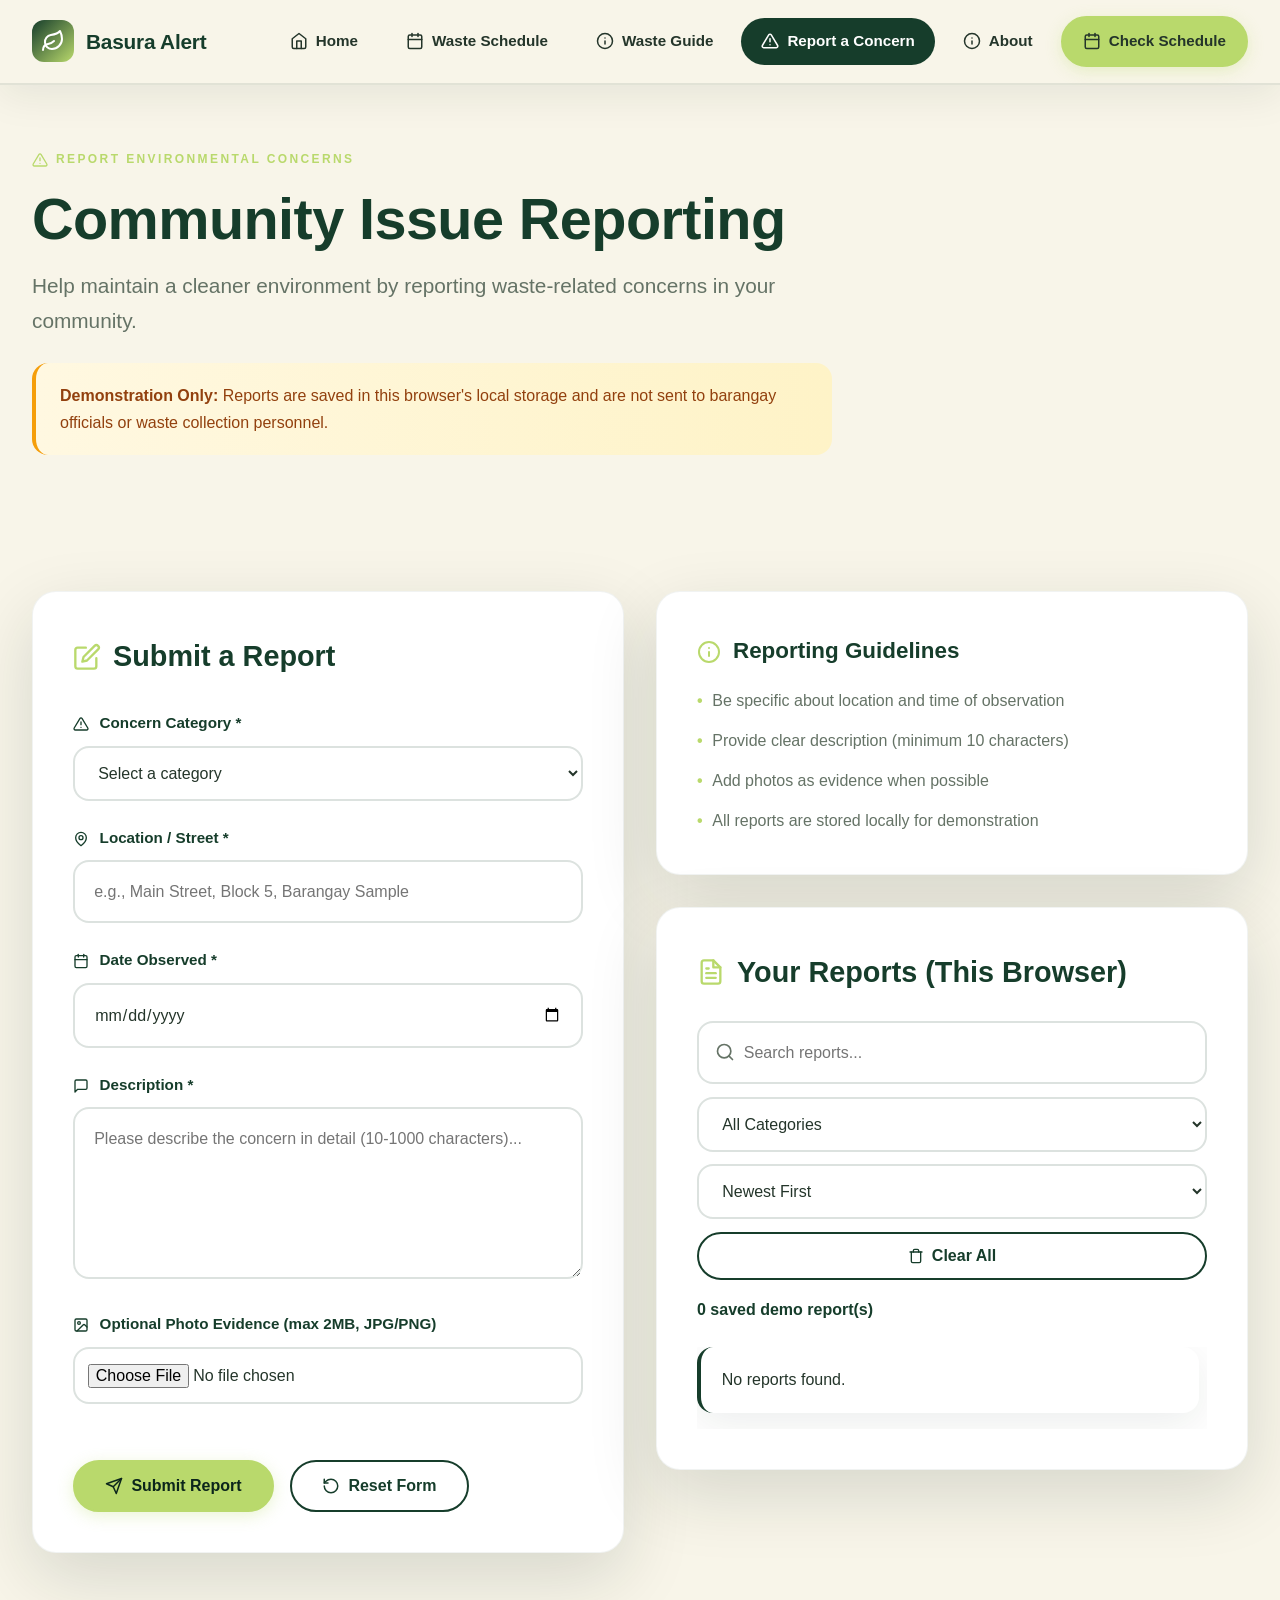
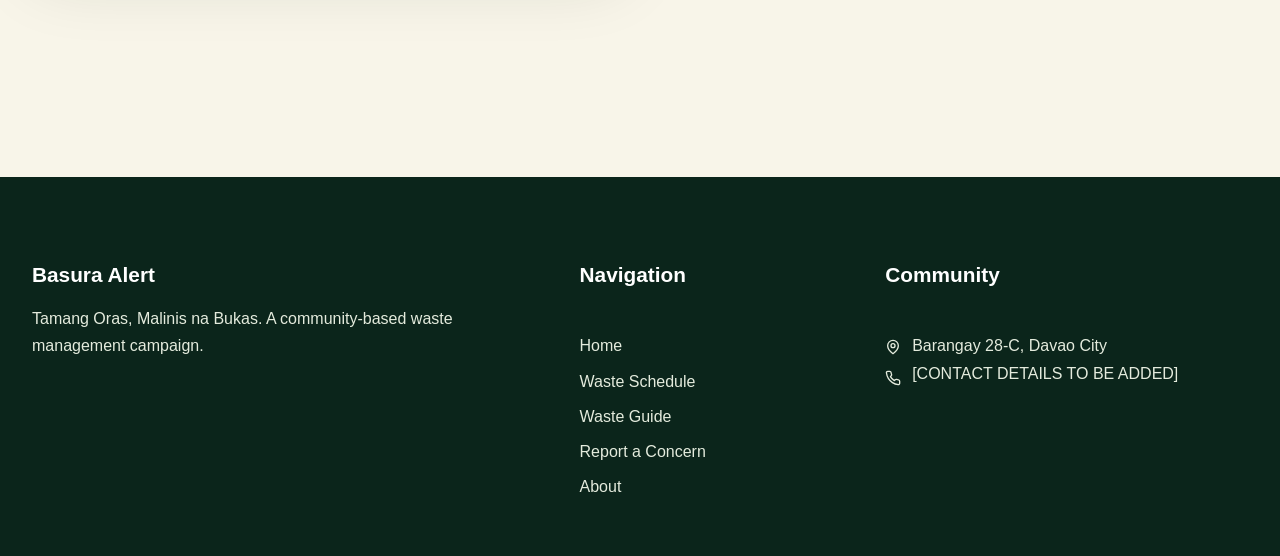
<file: report.html>
<!DOCTYPE html>
<html lang="en">
<head>
  <meta charset="UTF-8" />
  <meta name="viewport" content="width=device-width, initial-scale=1.0" />
  <title>Basura Alert — Report a Concern</title>
  <link rel="stylesheet" href="./css/style.css" />
</head>
<body>
  <header class="site-header">
    <div class="inner">
      <a class="brand" href="index.html">
        <span class="brand-mark">
          <svg width="24" height="24" viewBox="0 0 24 24" fill="none" stroke="currentColor" stroke-width="2" stroke-linecap="round" stroke-linejoin="round">
            <path d="M11 20A7 7 0 0 1 9.8 6.1C15.5 5 17 4.48 19 2c1 2 2 4.18 2 8 0 5.5-4.78 10-10 10Z"></path>
            <path d="M2 21c0-3 1.85-5.36 5.08-6C9.5 14.52 12 13 13 12"></path>
          </svg>
        </span>
        Basura Alert
      </a>
      <button class="nav-toggle" aria-label="Toggle navigation">
        <svg width="18" height="18" viewBox="0 0 24 24" fill="none" stroke="currentColor" stroke-width="2" stroke-linecap="round" stroke-linejoin="round">
          <line x1="3" y1="12" x2="21" y2="12"></line>
          <line x1="3" y1="6" x2="21" y2="6"></line>
          <line x1="3" y1="18" x2="21" y2="18"></line>
        </svg>
        Menu
      </button>
      <nav class="menu">
        <a href="index.html">
          <svg width="18" height="18" viewBox="0 0 24 24" fill="none" stroke="currentColor" stroke-width="2" stroke-linecap="round" stroke-linejoin="round">
            <path d="m3 9 9-7 9 7v11a2 2 0 0 1-2 2H5a2 2 0 0 1-2-2z"></path>
            <polyline points="9 22 9 12 15 12 15 22"></polyline>
          </svg>
          Home
        </a>
        <a href="schedule.html">
          <svg width="18" height="18" viewBox="0 0 24 24" fill="none" stroke="currentColor" stroke-width="2" stroke-linecap="round" stroke-linejoin="round">
            <rect width="18" height="18" x="3" y="4" rx="2" ry="2"></rect>
            <line x1="16" x2="16" y1="2" y2="6"></line>
            <line x1="8" x2="8" y1="2" y2="6"></line>
            <line x1="3" x2="21" y1="10" y2="10"></line>
          </svg>
          Waste Schedule
        </a>
        <a href="schedule.html#guide">
          <svg width="18" height="18" viewBox="0 0 24 24" fill="none" stroke="currentColor" stroke-width="2" stroke-linecap="round" stroke-linejoin="round">
            <circle cx="12" cy="12" r="10"></circle>
            <path d="M12 16v-4"></path>
            <path d="M12 8h.01"></path>
          </svg>
          Waste Guide
        </a>
        <a href="report.html" class="active">
          <svg width="18" height="18" viewBox="0 0 24 24" fill="none" stroke="currentColor" stroke-width="2" stroke-linecap="round" stroke-linejoin="round">
            <path d="M10.29 3.86L1.82 18a2 2 0 0 0 1.71 3h16.94a2 2 0 0 0 1.71-3L13.71 3.86a2 2 0 0 0-3.42 0z"></path>
            <line x1="12" y1="9" x2="12" y2="13"></line>
            <line x1="12" y1="17" x2="12.01" y2="17"></line>
          </svg>
          Report a Concern
        </a>
        <a href="about.html">
          <svg width="18" height="18" viewBox="0 0 24 24" fill="none" stroke="currentColor" stroke-width="2" stroke-linecap="round" stroke-linejoin="round">
            <circle cx="12" cy="12" r="10"></circle>
            <path d="M12 16v-4"></path>
            <path d="M12 8h.01"></path>
          </svg>
          About
        </a>
        <a class="btn" href="schedule.html">
          <svg width="18" height="18" viewBox="0 0 24 24" fill="none" stroke="currentColor" stroke-width="2" stroke-linecap="round" stroke-linejoin="round">
            <rect width="18" height="18" x="3" y="4" rx="2" ry="2"></rect>
            <line x1="16" x2="16" y1="2" y2="6"></line>
            <line x1="8" x2="8" y1="2" y2="6"></line>
            <line x1="3" x2="21" y1="10" y2="10"></line>
          </svg>
          Check Schedule
        </a>
      </nav>
    </div>
  </header>

  <main>
    <section class="section" style="padding-top: 4rem; padding-bottom: 3rem;">
      <div class="section-header">
        <p class="eyebrow">
          <svg width="16" height="16" viewBox="0 0 24 24" fill="none" stroke="currentColor" stroke-width="2" stroke-linecap="round" stroke-linejoin="round">
            <path d="M10.29 3.86L1.82 18a2 2 0 0 0 1.71 3h16.94a2 2 0 0 0 1.71-3L13.71 3.86a2 2 0 0 0-3.42 0z"></path>
            <line x1="12" y1="9" x2="12" y2="13"></line>
            <line x1="12" y1="17" x2="12.01" y2="17"></line>
          </svg>
          Report Environmental Concerns
        </p>
        <h1 class="section-title">Community Issue Reporting</h1>
        <p class="section-subtitle">Help maintain a cleaner environment by reporting waste-related concerns in your community.</p>
        <div class="notice" style="max-width: 800px;">
          <strong>Demonstration Only:</strong> Reports are saved in this browser's local storage and are not sent to barangay officials or waste collection personnel.
        </div>
      </div>
    </section>

    <section class="section" style="padding-top: 2rem;">
      <div class="grid-2">
        <div class="card">
          <h2 style="display: flex; align-items: center; gap: 0.75rem; margin-bottom: 1.8rem;">
            <svg width="28" height="28" viewBox="0 0 24 24" fill="none" stroke="currentColor" stroke-width="2" stroke-linecap="round" stroke-linejoin="round" style="color: var(--fresh-lime);">
              <path d="M11 4H4a2 2 0 0 0-2 2v14a2 2 0 0 0 2 2h14a2 2 0 0 0 2-2v-7"></path>
              <path d="M18.5 2.5a2.121 2.121 0 0 1 3 3L12 15l-4 1 1-4 9.5-9.5z"></path>
            </svg>
            Submit a Report
          </h2>
          <form id="report-form" novalidate>
            <label for="category">
              <svg width="16" height="16" viewBox="0 0 24 24" fill="none" stroke="currentColor" stroke-width="2" stroke-linecap="round" stroke-linejoin="round" style="margin-right: 0.4rem;">
                <path d="M10.29 3.86L1.82 18a2 2 0 0 0 1.71 3h16.94a2 2 0 0 0 1.71-3L13.71 3.86a2 2 0 0 0-3.42 0z"></path>
                <line x1="12" y1="9" x2="12" y2="13"></line>
                <line x1="12" y1="17" x2="12.01" y2="17"></line>
              </svg>
              Concern Category *
            </label>
            <select id="category" required>
              <option value="">Select a category</option>
              <option>Garbage outside designated time</option>
              <option>Missed collection</option>
              <option>Improper segregation</option>
              <option>Illegal dumping</option>
              <option>Other</option>
            </select>

            <label for="location">
              <svg width="16" height="16" viewBox="0 0 24 24" fill="none" stroke="currentColor" stroke-width="2" stroke-linecap="round" stroke-linejoin="round" style="margin-right: 0.4rem;">
                <path d="M20 10c0 6-8 12-8 12s-8-6-8-12a8 8 0 0 1 16 0Z"></path>
                <circle cx="12" cy="10" r="3"></circle>
              </svg>
              Location / Street *
            </label>
            <input id="location" type="text" required placeholder="e.g., Main Street, Block 5, Barangay Sample" />

            <label for="date">
              <svg width="16" height="16" viewBox="0 0 24 24" fill="none" stroke="currentColor" stroke-width="2" stroke-linecap="round" stroke-linejoin="round" style="margin-right: 0.4rem;">
                <rect width="18" height="18" x="3" y="4" rx="2" ry="2"></rect>
                <line x1="16" x2="16" y1="2" y2="6"></line>
                <line x1="8" x2="8" y1="2" y2="6"></line>
                <line x1="3" x2="21" y1="10" y2="10"></line>
              </svg>
              Date Observed *
            </label>
            <input id="date" type="date" required />

            <label for="description">
              <svg width="16" height="16" viewBox="0 0 24 24" fill="none" stroke="currentColor" stroke-width="2" stroke-linecap="round" stroke-linejoin="round" style="margin-right: 0.4rem;">
                <path d="M21 15a2 2 0 0 1-2 2H7l-4 4V5a2 2 0 0 1 2-2h14a2 2 0 0 1 2 2z"></path>
              </svg>
              Description *
            </label>
            <textarea id="description" required placeholder="Please describe the concern in detail (10-1000 characters)..." rows="5"></textarea>

            <label for="image">
              <svg width="16" height="16" viewBox="0 0 24 24" fill="none" stroke="currentColor" stroke-width="2" stroke-linecap="round" stroke-linejoin="round" style="margin-right: 0.4rem;">
                <rect width="18" height="18" x="3" y="3" rx="2" ry="2"></rect>
                <circle cx="9" cy="9" r="2"></circle>
                <path d="m21 15-3.086-3.086a2 2 0 0 0-2.828 0L6 21"></path>
              </svg>
              Optional Photo Evidence (max 2MB, JPG/PNG)
            </label>
            <input id="image" type="file" accept="image/*" />
            <button type="button" id="remove-image" class="btn secondary" style="display:none; margin-bottom: 1rem; padding: 0.7rem 1.3rem;">
              <svg width="16" height="16" viewBox="0 0 24 24" fill="none" stroke="currentColor" stroke-width="2" stroke-linecap="round" stroke-linejoin="round">
                <path d="M18 6 6 18"></path>
                <path d="m6 6 12 12"></path>
              </svg>
              Remove Image
            </button>
            <img id="preview" alt="Image preview" style="max-width: 250px; max-height: 200px; margin-top: 0.8rem; display:none; border-radius: var(--radius); border: 2px solid var(--soft-sage); object-fit: cover;" />

            <div style="display: flex; gap: 1rem; margin-top: 2rem; flex-wrap: wrap;">
              <button class="btn" type="submit">
                <svg width="18" height="18" viewBox="0 0 24 24" fill="none" stroke="currentColor" stroke-width="2" stroke-linecap="round" stroke-linejoin="round">
                  <line x1="22" x2="11" y1="2" y2="13"></line>
                  <polygon points="22 2 15 22 11 13 2 9 22 2"></polygon>
                </svg>
                Submit Report
              </button>
              <button class="btn secondary" type="reset">
                <svg width="18" height="18" viewBox="0 0 24 24" fill="none" stroke="currentColor" stroke-width="2" stroke-linecap="round" stroke-linejoin="round">
                  <path d="M3 12a9 9 0 1 0 9-9 9.75 9.75 0 0 0-6.74 2.74L3 8"></path>
                  <path d="M3 3v5h5"></path>
                </svg>
                Reset Form
              </button>
            </div>
          </form>
          <div id="report-status" class="status" role="status" aria-live="polite" style="display: none;"></div>
          <div id="refno" class="card" style="display:none; margin-top: 1.5rem; background: linear-gradient(to right, var(--soft-sage), #d1fae5); border-left: 4px solid var(--fresh-lime);"></div>
        </div>

        <div>
          <div class="card" style="margin-bottom: 2rem;">
            <h3 style="display: flex; align-items: center; gap: 0.75rem; margin-bottom: 1rem;">
              <svg width="24" height="24" viewBox="0 0 24 24" fill="none" stroke="currentColor" stroke-width="2" stroke-linecap="round" stroke-linejoin="round" style="color: var(--fresh-lime);">
                <circle cx="12" cy="12" r="10"></circle>
                <path d="M12 16v-4"></path>
                <path d="M12 8h.01"></path>
              </svg>
              Reporting Guidelines
            </h3>
            <ul style="display: flex; flex-direction: column; gap: 0.8rem; color: var(--muted-text);">
              <li style="display: flex; gap: 0.6rem;">
                <span style="color: var(--fresh-lime); font-weight: bold;">•</span>
                <span>Be specific about location and time of observation</span>
              </li>
              <li style="display: flex; gap: 0.6rem;">
                <span style="color: var(--fresh-lime); font-weight: bold;">•</span>
                <span>Provide clear description (minimum 10 characters)</span>
              </li>
              <li style="display: flex; gap: 0.6rem;">
                <span style="color: var(--fresh-lime); font-weight: bold;">•</span>
                <span>Add photos as evidence when possible</span>
              </li>
              <li style="display: flex; gap: 0.6rem;">
                <span style="color: var(--fresh-lime); font-weight: bold;">•</span>
                <span>All reports are stored locally for demonstration</span>
              </li>
            </ul>
          </div>

          <div class="card">
            <h2 style="display: flex; align-items: center; gap: 0.75rem; margin-bottom: 1.5rem;">
              <svg width="28" height="28" viewBox="0 0 24 24" fill="none" stroke="currentColor" stroke-width="2" stroke-linecap="round" stroke-linejoin="round" style="color: var(--fresh-lime);">
                <path d="M14 2H6a2 2 0 0 0-2 2v16a2 2 0 0 0 2 2h12a2 2 0 0 0 2-2V8z"></path>
                <polyline points="14 2 14 8 20 8"></polyline>
                <line x1="16" y1="13" x2="8" y2="13"></line>
                <line x1="16" y1="17" x2="8" y2="17"></line>
                <polyline points="10 9 9 9 8 9"></polyline>
              </svg>
              Your Reports (This Browser)
            </h2>
            <div style="display: grid; grid-template-columns: 2fr 1fr 1fr auto; gap: 0.8rem; margin-bottom: 1rem;" class="report-filters">
              <input id="rep-search" type="search" placeholder="Search reports..." style="margin-bottom: 0;" />
              <select id="rep-filter" style="margin-bottom: 0;">
                <option value="all">All Categories</option>
                <option>Garbage outside designated time</option>
                <option>Missed collection</option>
                <option>Improper segregation</option>
                <option>Illegal dumping</option>
                <option>Other</option>
              </select>
              <select id="rep-sort" style="margin-bottom: 0;">
                <option value="newest">Newest First</option>
              </select>
              <button class="btn secondary" id="clear-all" style="padding: 0.8rem 1.2rem; white-space: nowrap;">
                <svg width="16" height="16" viewBox="0 0 24 24" fill="none" stroke="currentColor" stroke-width="2" stroke-linecap="round" stroke-linejoin="round">
                  <polyline points="3 6 5 6 21 6"></polyline>
                  <path d="M19 6v14a2 2 0 0 1-2 2H7a2 2 0 0 1-2-2V6m3 0V4a2 2 0 0 1 2-2h4a2 2 0 0 1 2 2v2"></path>
                </svg>
                Clear All
              </button>
            </div>
            <p id="rep-count" style="color: var(--forest-green); font-weight: 600; margin-bottom: 1.5rem;"></p>
            <ul id="rep-list" style="display: flex; flex-direction: column; gap: 1rem; max-height: 500px; overflow-y: auto; padding-right: 0.5rem;"></ul>
          </div>
        </div>
      </div>
    </section>
  </main>

  <footer class="site-footer">
    <div class="inner">
      <div>
        <strong>Basura Alert</strong>
        <p>Tamang Oras, Malinis na Bukas. A community-based waste management campaign.</p>
      </div>
      <div>
        <strong>Navigation</strong><br>
        <a href="index.html">Home</a><br>
        <a href="schedule.html">Waste Schedule</a><br>
        <a href="schedule.html#guide">Waste Guide</a><br>
        <a href="report.html">Report a Concern</a><br>
        <a href="about.html">About</a>
      </div>
      <div>
        <strong>Community</strong><br>
        <p style="margin: 0;">
          <svg width="16" height="16" viewBox="0 0 24 24" fill="none" stroke="currentColor" stroke-width="2" stroke-linecap="round" stroke-linejoin="round" style="margin-right: 0.4rem;">
            <path d="M20 10c0 6-8 12-8 12s-8-6-8-12a8 8 0 0 1 16 0Z"></path>
            <circle cx="12" cy="10" r="3"></circle>
          </svg>
          <span data-community="barangay"></span>, <span data-community="city"></span><br>
          <svg width="16" height="16" viewBox="0 0 24 24" fill="none" stroke="currentColor" stroke-width="2" stroke-linecap="round" stroke-linejoin="round" style="margin-right: 0.4rem; margin-top: 0.5rem;">
            <path d="M22 16.92v3a2 2 0 0 1-2.18 2 19.79 19.79 0 0 1-8.63-3.07 19.5 19.5 0 0 1-6-6 19.79 19.79 0 0 1-3.07-8.67A2 2 0 0 1 4.11 2h3a2 2 0 0 1 2 1.72 12.84 12.84 0 0 0 .7 2.81 2 2 0 0 1-.45 2.11L8.09 9.91a16 16 0 0 0 6 6l1.27-1.27a2 2 0 0 1 2.11-.45 12.84 12.84 0 0 0 2.81.7A2 2 0 0 1 22 16.92z"></path>
          </svg>
          <span data-community="contact"></span>
        </p>
      </div>
    </div>
  </footer>

  <script src="js/config.js"></script>
  <script src="js/schedule-core.js"></script>
  <script src="js/main.js"></script>
  <script src="js/report.js"></script>
</body>
</html>
</file>
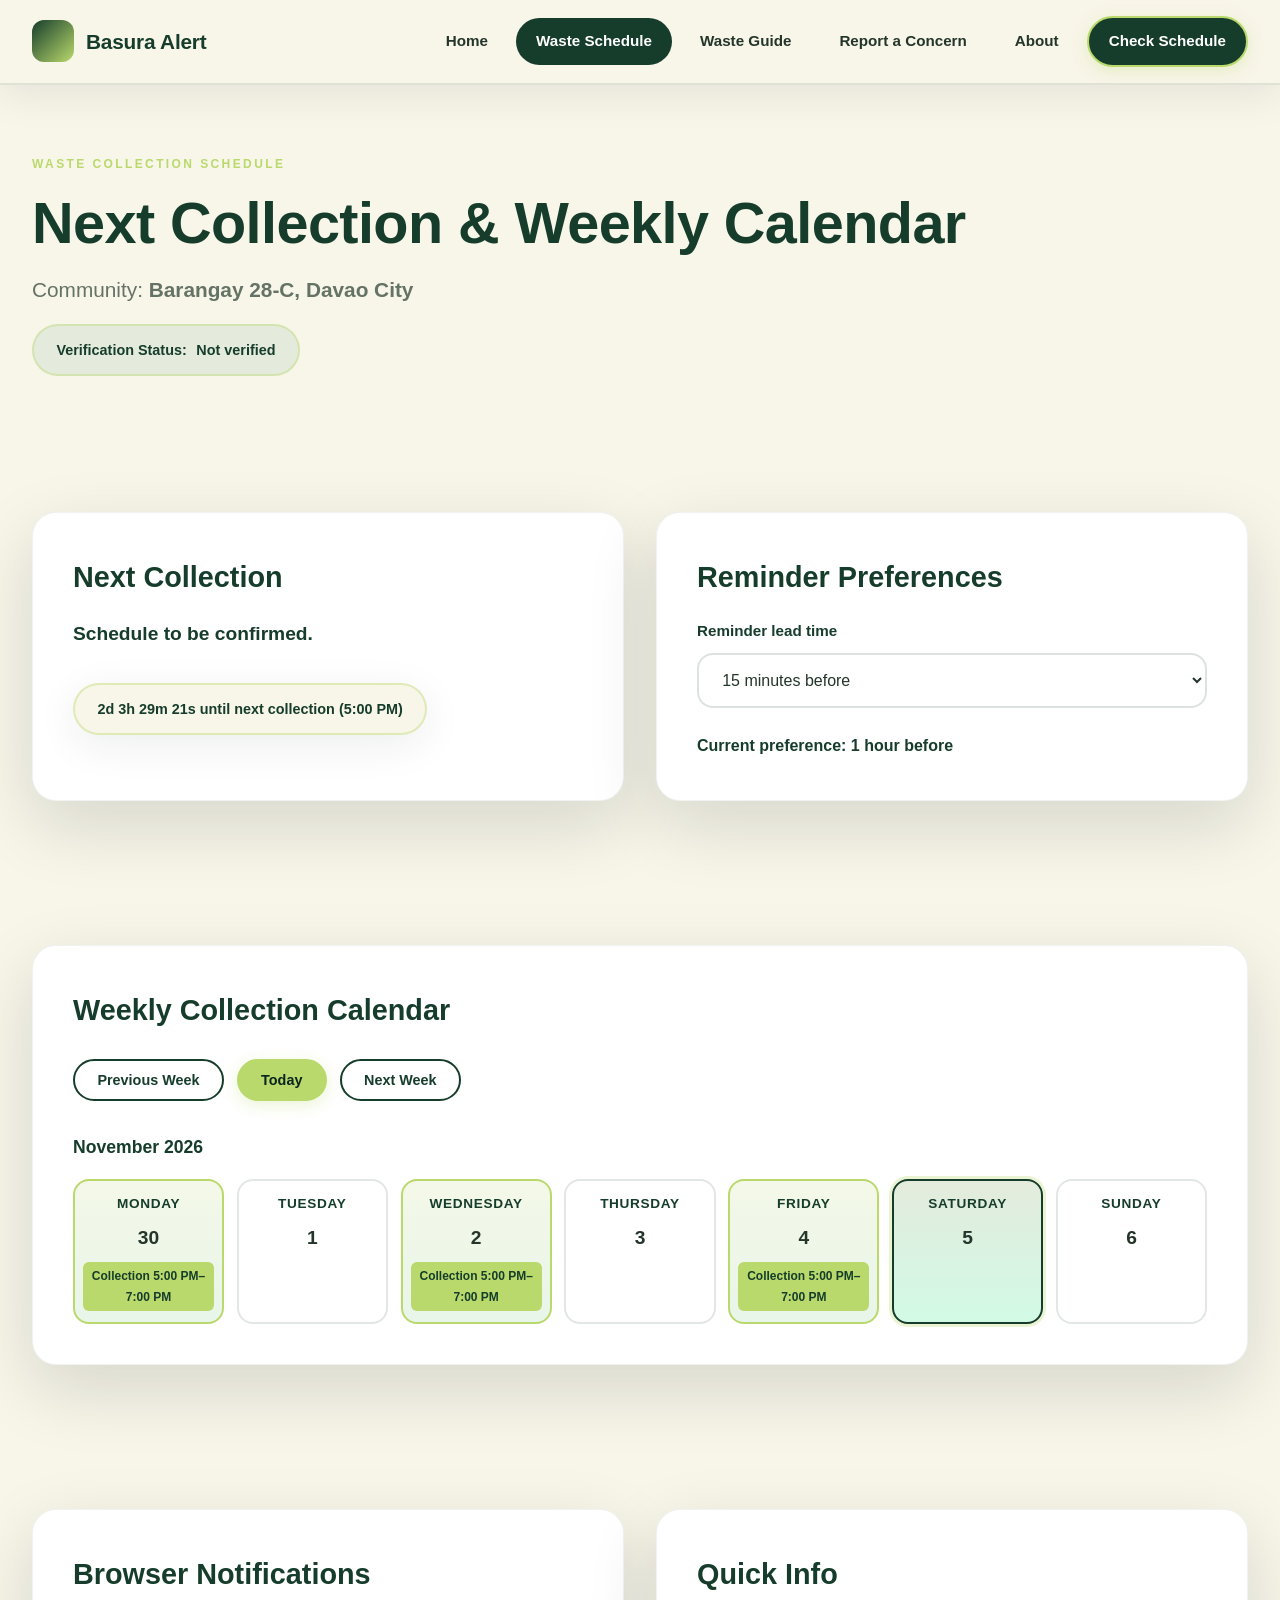
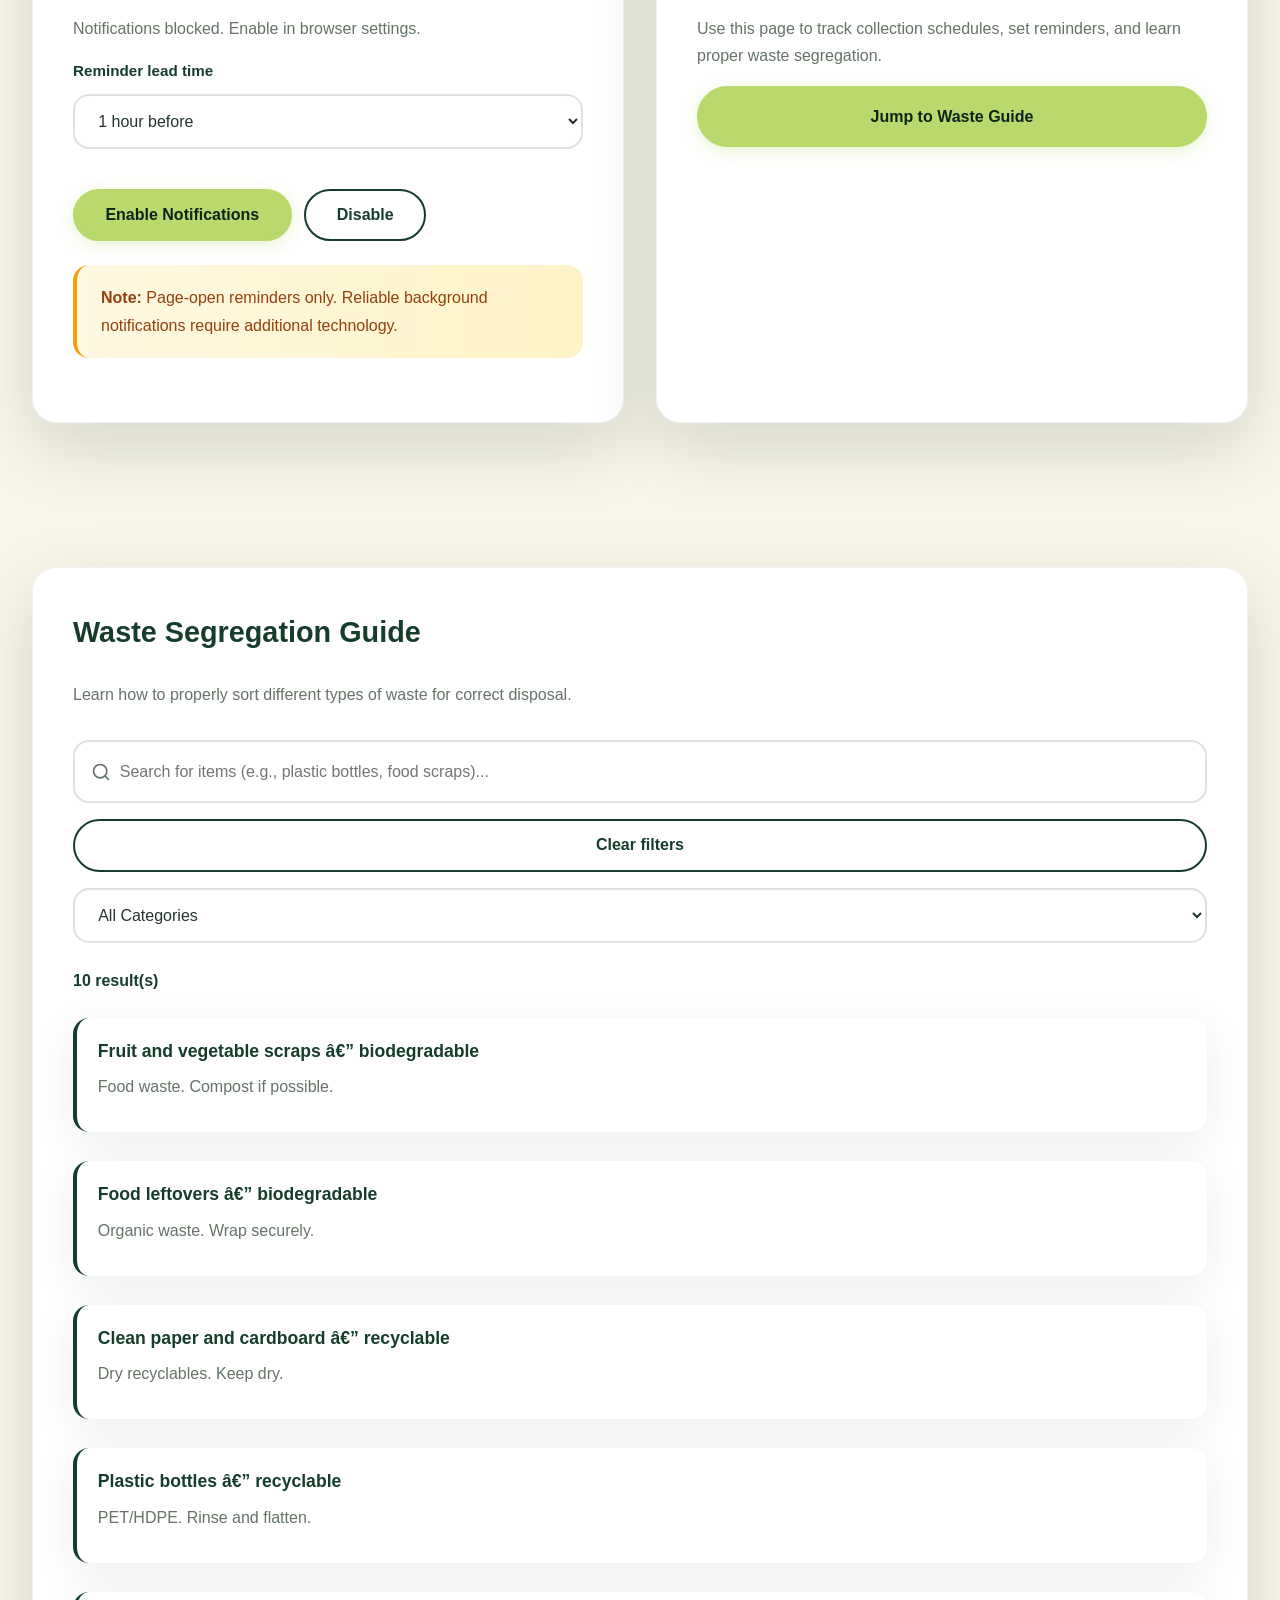
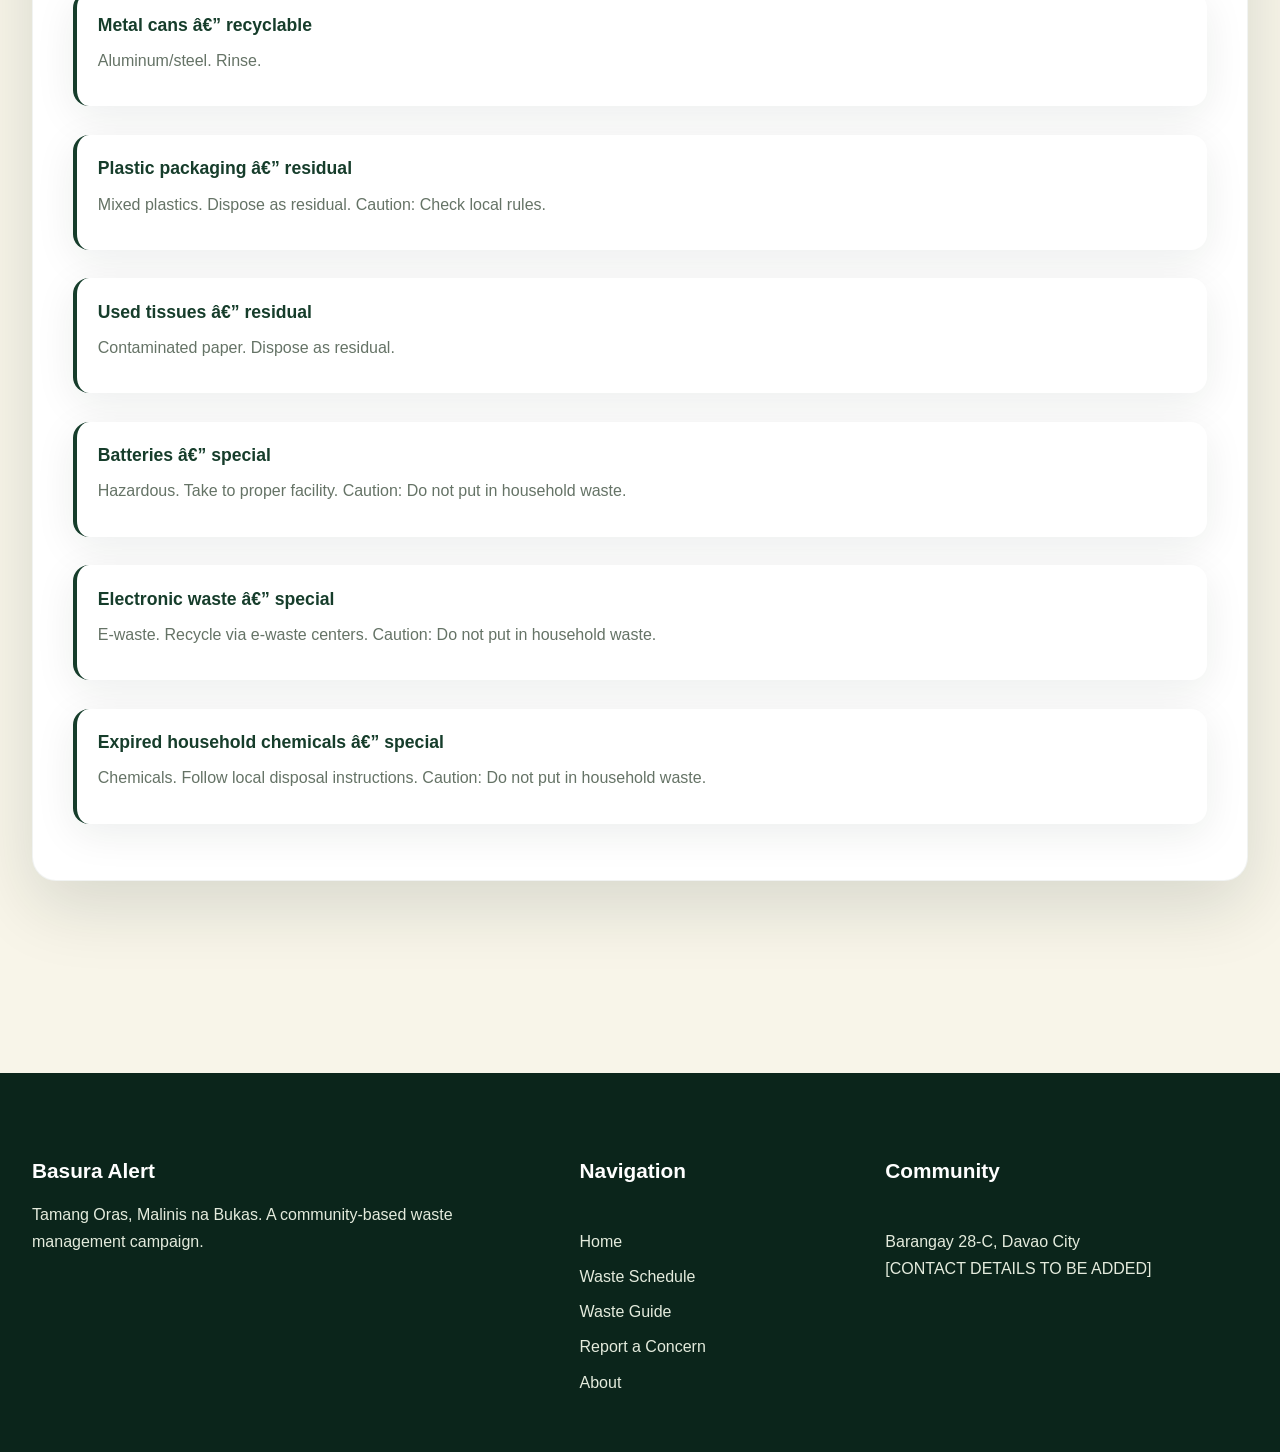
<file: schedule.html>
﻿<!DOCTYPE html>
<html lang="en">
<head>
  <meta charset="UTF-8" />
  <meta name="viewport" content="width=device-width, initial-scale=1.0" />
  <title>Basura Alert Ã¢â‚¬â€ Waste Schedule</title>
  <link rel="stylesheet" href="./css/style.css" />
</head>
<body>
  <header class="site-header">
    <div class="inner">
      <a class="brand" href="index.html">
        <span class="brand-mark">
          
        </span>
        Basura Alert
      </a>
      <button class="nav-toggle" aria-label="Toggle navigation">
        
        Menu
      </button>
      <nav class="menu">
        <a href="index.html">
          
          Home
        </a>
        <a href="schedule.html" class="active">
          
          Waste Schedule
        </a>
        <a href="schedule.html#guide">
          
          Waste Guide
        </a>
        <a href="report.html">
          
          Report a Concern
        </a>
        <a href="about.html">
          
          About
        </a>
        <a class="btn" href="schedule.html">
          
          Check Schedule
        </a>
      </nav>
    </div>
  </header>

  <main>
    <section class="section" style="padding-top: 4rem; padding-bottom: 3rem;">
      <div class="section-header">
        <p class="eyebrow">
          
          Waste Collection Schedule
        </p>
        <h1 class="section-title">Next Collection & Weekly Calendar</h1>
        <p class="section-subtitle">Community: <strong><span data-community="barangay"></span>, <span data-community="city"></span></strong></p>
        <div style="margin-top: 1rem; display: flex; flex-wrap: wrap; gap: 1rem; align-items: center;">
          <div class="status-pill" style="margin-top: 0; background: var(--soft-sage); color: var(--forest-green); box-shadow: none;">
            
            Verification Status: <strong id="verify-status">Not verified</strong>
          </div>
          <p id="source-info" style="color: var(--muted-text); font-size: 0.9rem;"></p>
        </div>
        <p class="notice" id="verify-notice" style="display: none;"></p>
      </div>
    </section>

    <section class="section" style="padding-top: 2rem;">
      <div class="grid-2">
        <div class="card">
          <h2 style="display: flex; align-items: center; gap: 0.75rem;">
            
            Next Collection
          </h2>
          <p id="next-collection-date" style="font-size: 1.2rem; font-weight: 600; color: var(--forest-green); margin: 1rem 0;">Loading....</p>
          <div class="status-pill" style="margin-top: 1rem; background: var(--warm-cream); box-shadow: var(--shadow-soft);">
            
            <span id="countdown">Loading....</span>
          </div>
          <p style="margin-top: 1.5rem; color: var(--muted-text);">
        </div>

        <div class="card">
          <h2 style="display: flex; align-items: center; gap: 0.75rem;">
            
            Reminder Preferences
          </h2>
          <label for="reminder-lead">Reminder lead time</label>
          <select id="reminder-lead">
            <option value="15">15 minutes before</option>
            <option value="30">30 minutes before</option>
            <option value="60">1 hour before</option>
            <option value="1440">1 day before</option>
          </select>
          <p id="reminder-status" style="color: var(--forest-green); font-weight: 600;"></p>
        </div>
      </div>
    </section>

    <section class="section" style="padding-top: 2rem;">
      <div class="card">
        <h2 style="display: flex; align-items: center; gap: 0.75rem; margin-bottom: 1.5rem;">
          
          Weekly Collection Calendar
        </h2>
        <div style="display: flex; gap: 0.8rem; flex-wrap: wrap; margin-bottom: 2rem;">
          <button class="btn secondary" id="prev-week" style="padding: 0.7rem 1.4rem; font-size: 0.9rem;">
            
            Previous Week
          </button>
          <button class="btn" id="today-week" style="padding: 0.7rem 1.4rem; font-size: 0.9rem;">
            
            Today
          </button>
          <button class="btn secondary" id="next-week" style="padding: 0.7rem 1.4rem; font-size: 0.9rem;">
            Next Week
            
          </button>
        </div>
        <div id="calendar" class="calendar"></div>
      </div>
    </section>

    <section class="section" style="padding-top: 2rem;">
      <div class="grid-2">
        <div class="card">
          <h2 style="display: flex; align-items: center; gap: 0.75rem;">
            
            Browser Notifications
          </h2>
          <p id="notif-status" style="margin-bottom: 1rem; color: var(--muted-text);"></p>
          <label for="notif-lead">Reminder lead time</label>
          <select id="notif-lead">
            <option value="15">15 minutes before</option>
            <option value="30">30 minutes before</option>
            <option value="60">1 hour before</option>
            <option value="1440">1 day before</option>
          </select>
          <div style="display: flex; gap: 0.8rem; flex-wrap: wrap; margin-top: 1rem;">
            <button class="btn" id="enable-notif">
              
              Enable Notifications
            </button>
            <button class="btn secondary" id="disable-notif">
              
              Disable
            </button>
          </div>
          <p class="notice" style="margin-top: 1.5rem;">
            <strong>Note:</strong> Page-open reminders only. Reliable background notifications require additional technology.
          </p>
        </div>

        <div class="card">
          <h2 style="display: flex; align-items: center; gap: 0.75rem;">
            
            Quick Info
          </h2>
          <p style="color: var(--muted-text); margin-bottom: 1rem;">Use this page to track collection schedules, set reminders, and learn proper waste segregation.</p>
          <a class="btn" href="#guide" style="width: 100%; justify-content: center;">
            
            Jump to Waste Guide
          </a>
        </div>
      </div>
    </section>

    <section class="section" style="padding-top: 2rem; padding-bottom: 5rem;" id="guide">
      <div class="card">
        <h2 style="display: flex; align-items: center; gap: 0.75rem; margin-bottom: 1.5rem;">
          
          Waste Segregation Guide
        </h2>
        <p style="color: var(--muted-text); margin-bottom: 2rem;">Learn how to properly sort different types of waste for correct disposal.</p>
        <div style="display: grid; grid-template-columns: 2fr 1fr auto; gap: 1rem; margin-bottom: 1.5rem; align-items: center;" class="guide-filters">
          <input id="guide-search" type="search" placeholder="Search for items (e.g., plastic bottles, food scraps)..." aria-label="Search waste items" style="margin-bottom: 0;" />
          <select id="guide-filter" aria-label="Filter category" style="margin-bottom: 0;">
            <option value="all">All Categories</option>
            <option value="biodegradable">Biodegradable</option>
            <option value="recyclable">Recyclable</option>
            <option value="residual">Residual</option>
            <option value="special">Special</option>
          </select>
        </div>
        <p id="guide-count" style="color: var(--forest-green); font-weight: 600; margin-bottom: 1.5rem;"></p>
        <ul id="guide-list" style="display: flex; flex-direction: column; gap: 0.8rem;"></ul>
      </div>
    </section>
  </main>

  <footer class="site-footer">
    <div class="inner">
      <div>
        <strong>Basura Alert</strong>
        <p>Tamang Oras, Malinis na Bukas. A community-based waste management campaign.</p>
      </div>
      <div>
        <strong>Navigation</strong><br>
        <a href="index.html">Home</a><br>
        <a href="schedule.html">Waste Schedule</a><br>
        <a href="schedule.html#guide">Waste Guide</a><br>
        <a href="report.html">Report a Concern</a><br>
        <a href="about.html">About</a>
      </div>
      <div>
        <strong>Community</strong><br>
        <p style="margin: 0;">
          
          <span data-community="barangay"></span>, <span data-community="city"></span><br>
          
          <span data-community="contact"></span>
        </p>
      </div>
    </div>
  </footer>

  <script src="js/config.js"></script>
  <script src="js/schedule-core.js"></script>
  <script src="js/main.js"></script>
  <script src="js/schedule.js"></script>
  <script src="js/notifications.js"></script>
</body>
</html>




<script src="js/mwf-countdown.js"></script>
<script>if(window.BasuraMWF){try{window.BasuraMWF.startMWFCountdown('countdown');}catch(e){}}</script>
</file>
<file: css/style.css>
:root {   --forest-green: #163D2B;   --deep-evergreen: #0B251B;   --warm-cream: #F8F5E9;   --soft-sage: #E4EBDD;   --fresh-lime: #B9D96C;   --dark-text: #24352A;   --muted-text: #657366;   --white: #FFFFFF;      /* Legacy aliases for compatibility */   --forest: var(--forest-green);   --evergreen: var(--deep-evergreen);   --cream: var(--warm-cream);   --sage: var(--soft-sage);   --lime: var(--fresh-lime);   --text: var(--dark-text);   --muted: var(--muted-text);      --radius-sm: 12px;   --radius: 16px;   --radius-lg: 24px;   --radius-xl: 32px;   --shadow-soft: 0 10px 40px rgba(11, 37, 27, 0.08);   --shadow: 0 24px 70px rgba(11, 37, 27, 0.14);   --shadow-strong: 0 40px 90px rgba(11, 37, 27, 0.25); }  * {   box-sizing: border-box;   margin: 0;   padding: 0; }  html {   scroll-behavior: smooth; }  html, body {   overflow-x: hidden; }  body {   font-family: -apple-system, BlinkMacSystemFont, 'Segoe UI', 'Roboto', 'Oxygen',     'Ubuntu', 'Cantarell', 'Fira Sans', 'Droid Sans', 'Helvetica Neue',     sans-serif;   background: var(--warm-cream);   color: var(--dark-text);   line-height: 1.7;   font-size: 16px; }  a {   color: var(--forest-green);   text-decoration: none;   transition: color 0.2s ease; }  a:hover {   color: var(--deep-evergreen);   text-decoration: underline; }  img, video {   max-width: 100%;   height: auto;   display: block; }  svg {   display: inline-block;   vertical-align: middle; }  /* Header */ .site-header {   position: sticky;   top: 0;   z-index: 100;   background: rgba(248, 245, 233, 0.95);   backdrop-filter: blur(16px);   -webkit-backdrop-filter: blur(16px);   border-bottom: 2px solid rgba(22, 61, 43, 0.1);   box-shadow: var(--shadow-soft); }  .site-header .inner {   max-width: 1320px;   margin: 0 auto;   display: flex;   align-items: center;   justify-content: space-between;   padding: 1rem 2rem;   gap: 1.5rem;   flex-wrap: wrap; }  .brand {   display: flex;   align-items: center;   gap: 0.75rem;   font-weight: 800;   color: var(--forest-green);   font-size: 1.3rem;   letter-spacing: -0.01em;   text-decoration: none; }  .brand:hover {   color: var(--deep-evergreen);   text-decoration: none; }  .brand-mark {   width: 42px;   height: 42px;   border-radius: var(--radius-sm);   background: linear-gradient(135deg, var(--forest-green) 0%, var(--fresh-lime) 100%);   display: flex;   align-items: center;   justify-content: center;   color: white;   flex-shrink: 0; }  /* Navigation */ nav.menu {   display: flex;   align-items: center;   gap: 0.5rem;   flex-wrap: wrap; }  nav.menu a {   padding: 0.65rem 1.25rem;   border-radius: 999px;   color: var(--dark-text);   font-weight: 600;   font-size: 0.95rem;   transition: all 0.2s ease;   display: inline-flex;   align-items: center;   gap: 0.5rem;   text-decoration: none; }  nav.menu a:hover {   background: var(--soft-sage);   color: var(--forest-green);   text-decoration: none; }  nav.menu a.active {   background: var(--forest-green);   color: var(--white); }  .nav-toggle {   display: none;   background: var(--forest-green);   color: var(--white);   border: none;   padding: 0.6rem 1.2rem;   border-radius: var(--radius-sm);   cursor: pointer;   font-weight: 600;   font-size: 0.9rem;   align-items: center;   gap: 0.5rem; }  /* Buttons */ .btn {   display: inline-flex;   align-items: center;   justify-content: center;   gap: 0.5rem;   background: var(--fresh-lime);   color: var(--deep-evergreen);   padding: 0.95rem 1.9rem;   border-radius: 999px;   border: 2px solid var(--fresh-lime);   cursor: pointer;   font-weight: 700;   font-size: 1rem;   transition: all 0.25s ease;   text-decoration: none;   box-shadow: 0 4px 16px rgba(185, 217, 108, 0.3); }  .btn:hover {   background: #a8c95c;   border-color: #a8c95c;   transform: translateY(-2px);   box-shadow: 0 6px 24px rgba(185, 217, 108, 0.4);   color: var(--deep-evergreen);   text-decoration: none; }  .btn:active {   transform: translateY(0); }  .btn.secondary {   background: transparent;   color: var(--forest-green);   border: 2px solid var(--forest-green);   box-shadow: none; }  .btn.secondary:hover {   background: var(--forest-green);   color: var(--white);   border-color: var(--forest-green);   box-shadow: 0 4px 16px rgba(22, 61, 43, 0.2); }  /* Hero Campaign */ .hero-campaign {   position: relative;   min-height: 85vh;   display: flex;   align-items: center;   padding: 5rem 2rem 6rem;   background-color: var(--deep-evergreen);   background-image:      linear-gradient(105deg, rgba(11, 37, 27, 0.92) 0%, rgba(11, 37, 27, 0.7) 50%, rgba(11, 37, 27, 0.4) 100%),     url('../assets/images/eco-hero.jpg');   background-size: cover;   background-position: center right;   color: var(--white);   border-radius: 0 0 40px 40px; }  .hero-campaign .inner {   max-width: 1320px;   margin: 0 auto;   width: 100%; }  .eyebrow {   display: inline-flex;   align-items: center;   gap: 0.5rem;   color: var(--fresh-lime);   font-weight: 800;   text-transform: uppercase;   letter-spacing: 0.2em;   font-size: 0.75rem;   margin-bottom: 1rem; }  .hero-campaign h1 {   font-size: clamp(3rem, 7vw, 6rem);   line-height: 1.05;   color: var(--white);   margin-bottom: 1.5rem;   font-weight: 900;   letter-spacing: -0.02em; }  .hero-campaign p {   font-size: clamp(1.15rem, 2vw, 1.4rem);   color: var(--soft-sage);   max-width: 58ch;   margin-bottom: 2rem; }  .hero-actions {   display: flex;   gap: 1rem;   flex-wrap: wrap;   margin-top: 2.5rem; }  .hero-campaign .btn {   background: var(--fresh-lime);   color: var(--deep-evergreen);   border-color: var(--fresh-lime); }  .hero-campaign .btn.secondary {   background: rgba(255, 255, 255, 0.1);   color: var(--white);   border: 2px solid rgba(255, 255, 255, 0.6);   backdrop-filter: blur(8px); }  .hero-campaign .btn.secondary:hover {   background: var(--white);   color: var(--forest-green);   border-color: var(--white); }  /* Status Pill */ .status-pill {   display: inline-flex;   align-items: center;   gap: 0.6rem;   background: rgba(255, 255, 255, 0.98);   color: var(--forest-green);   padding: 0.75rem 1.4rem;   border-radius: 999px;   font-size: 0.9rem;   font-weight: 600;   box-shadow: var(--shadow-strong);   margin-top: 2rem;   border: 2px solid rgba(185, 217, 108, 0.4); }  /* Sections */ .section {   max-width: 1320px;   margin: 0 auto;   padding: 7rem 2rem; }  .section.alt {   background: linear-gradient(to bottom, var(--warm-cream) 0%, var(--soft-sage) 100%);   max-width: 100%; }  .section.alt .section-inner {   max-width: 1320px;   margin: 0 auto;   padding: 7rem 2rem; }  .section-header {   margin-bottom: 3.5rem; }  .section-title {   font-size: clamp(2.3rem, 4.5vw, 3.8rem);   color: var(--forest-green);   margin-bottom: 1rem;   font-weight: 900;   letter-spacing: -0.01em;   line-height: 1.15; }  .section-subtitle {   font-size: clamp(1.1rem, 2vw, 1.3rem);   color: var(--muted-text);   max-width: 70ch; }  /* Feature Sections */ .feature {   display: grid;   grid-template-columns: 1.1fr 1fr;   gap: 5rem;   align-items: center;   margin: 6rem 0; }  .feature.reverse {   direction: rtl; }  .feature.reverse > * {   direction: ltr; }  .feature-content h3 {   font-size: clamp(2rem, 3.5vw, 2.8rem);   color: var(--forest-green);   margin-bottom: 1rem;   font-weight: 800;   line-height: 1.2; }  .feature-content p {   font-size: 1.1rem;   color: var(--muted-text);   margin-bottom: 1.5rem; }  .feature-media {   position: relative;   border-radius: var(--radius-xl);   overflow: hidden;   box-shadow: var(--shadow-strong);   aspect-ratio: 4/3; }  .feature-media img {   width: 100%;   height: 100%;   object-fit: cover; }  /* How it works */ .how-grid {   display: grid;   grid-template-columns: repeat(4, 1fr);   gap: 1.8rem;   margin-top: 3rem; }  .step-card {   background: var(--white);   border-radius: var(--radius-lg);   padding: 2.2rem;   box-shadow: var(--shadow);   transition: all 0.3s ease;   border: 1px solid rgba(22, 61, 43, 0.06);   position: relative;   overflow: hidden; }  .step-card::before {   content: '';   position: absolute;   top: 0;   left: 0;   right: 0;   height: 4px;   background: linear-gradient(90deg, var(--forest-green), var(--fresh-lime)); }  .step-card:hover {   transform: translateY(-8px);   box-shadow: 0 30px 80px rgba(11, 37, 27, 0.16); }  .step-number {   display: inline-flex;   align-items: center;   justify-content: center;   width: 56px;   height: 56px;   border-radius: 50%;   background: linear-gradient(135deg, var(--forest-green), #1f5a3f);   color: var(--fresh-lime);   font-size: 1.6rem;   font-weight: 900;   margin-bottom: 1.2rem;   box-shadow: 0 8px 24px rgba(22, 61, 43, 0.25); }  .step-card h4 {   font-size: 1.3rem;   color: var(--forest-green);   margin-bottom: 0.6rem;   font-weight: 700; }  .step-card p {   color: var(--muted-text);   font-size: 0.98rem; }  /* CTA Section */ .cta-section {   background: linear-gradient(135deg, var(--forest-green) 0%, var(--deep-evergreen) 100%);   color: var(--white);   border-radius: 48px;   padding: 6rem 2rem;   text-align: center;   margin: 6rem auto;   max-width: 1320px;   box-shadow: var(--shadow-strong);   position: relative;   overflow: hidden; }  .cta-section::before {   content: '';   position: absolute;   top: -50%;   right: -10%;   width: 400px;   height: 400px;   background: radial-gradient(circle, rgba(185, 217, 108, 0.15) 0%, transparent 70%);   pointer-events: none; }  .cta-section h2 {   color: var(--white);   font-size: clamp(2.6rem, 5vw, 4rem);   margin-bottom: 1.2rem;   font-weight: 900;   position: relative;   z-index: 1; }  .cta-section p {   color: var(--soft-sage);   font-size: clamp(1.1rem, 2vw, 1.3rem);   margin-bottom: 2.5rem;   position: relative;   z-index: 1; }  .cta-section .btn {   background: var(--white);   color: var(--forest-green);   border-color: var(--white);   position: relative;   z-index: 1; }  .cta-section .btn:hover {   background: var(--fresh-lime);   border-color: var(--fresh-lime);   color: var(--deep-evergreen); }  /* Cards */ .card {   background: var(--white);   border-radius: var(--radius-lg);   box-shadow: var(--shadow);   padding: 2.5rem;   border: 1px solid rgba(22, 61, 43, 0.06); }  .card h2, .card h3 {   color: var(--forest-green);   margin-bottom: 1rem;   font-weight: 700; }  .card h2 {   font-size: 1.8rem; }  .card h3 {   font-size: 1.4rem; }  /* Grid layouts */ .grid-2 {   display: grid;   grid-template-columns: repeat(2, 1fr);   gap: 2rem; }  .grid-3 {   display: grid;   grid-template-columns: repeat(3, 1fr);   gap: 2rem; }  .grid-4 {   display: grid;   grid-template-columns: repeat(4, 1fr);   gap: 1.8rem; }  /* Product mock / dashboard style */ .product-mock {   background: var(--white);   border-radius: var(--radius-xl);   box-shadow: var(--shadow-strong);   padding: 2.5rem;   border: 1px solid rgba(22, 61, 43, 0.08);   margin-top: 3rem; }  .mock-row {   display: grid;   grid-template-columns: repeat(2, 1fr);   gap: 1.5rem;   margin-top: 1.5rem; }  .mock-card {   background: linear-gradient(to bottom, var(--warm-cream), var(--soft-sage));   border-radius: var(--radius);   padding: 1.8rem;   border: 1px solid rgba(22, 61, 43, 0.1); }  .mock-card strong {   color: var(--forest-green);   font-size: 1.1rem;   display: block;   margin-bottom: 0.5rem; }  .mock-card p {   color: var(--dark-text); }  /* Footer */ .site-footer {   background: var(--deep-evergreen);   color: var(--white);   padding: 5rem 2rem 3rem;   margin-top: 7rem; }  .site-footer .inner {   max-width: 1320px;   margin: 0 auto;   display: grid;   grid-template-columns: 2fr 1fr 1.5fr;   gap: 4rem; }  .site-footer strong {   color: var(--white);   font-size: 1.3rem;   display: block;   margin-bottom: 0.8rem; }  .site-footer p {   color: var(--soft-sage);   margin-bottom: 1rem; }  .site-footer a {   color: var(--soft-sage);   display: inline-block;   margin-bottom: 0.5rem;   transition: color 0.2s ease; }  .site-footer a:hover {   color: var(--fresh-lime);   text-decoration: none; }  /* Forms */ label {   display: block;   margin-bottom: 0.6rem;   font-weight: 600;   color: var(--forest-green);   font-size: 0.95rem; }  input, textarea, select {   width: 100%;   padding: 1rem 1.2rem;   border: 2px solid rgba(22, 61, 43, 0.15);   border-radius: var(--radius);   font: inherit;   font-size: 1rem;   background: var(--white);   color: var(--dark-text);   transition: all 0.2s ease;   margin-bottom: 1.5rem; }  input:hover, textarea:hover, select:hover {   border-color: rgba(22, 61, 43, 0.3); }  input:focus, textarea:focus, select:focus, button:focus, a:focus {   outline: 3px solid rgba(185, 217, 108, 0.5);   outline-offset: 2px;   border-color: var(--forest-green); }  textarea {   resize: vertical;   min-height: 120px;   font-family: inherit; }  input[type="file"] {   padding: 0.8rem;   cursor: pointer; }  input[type="search"] {   background-image: url("data:image/svg+xml,%3Csvg xmlns='http://www.w3.org/2000/svg' width='20' height='20' viewBox='0 0 24 24' fill='none' stroke='%23657366' stroke-width='2' stroke-linecap='round' stroke-linejoin='round'%3E%3Ccircle cx='11' cy='11' r='8'%3E%3C/circle%3E%3Cline x1='21' y1='21' x2='16.65' y2='16.65'%3E%3C/line%3E%3C/svg%3E");   background-repeat: no-repeat;   background-position: 1rem center;   padding-left: 2.8rem; }  /* Notices and alerts */ .notice {   background: linear-gradient(to right, #fff8e1, #fef3c7);   border-left: 4px solid #f59e0b;   padding: 1.2rem 1.5rem;   border-radius: var(--radius);   margin: 1.5rem 0;   color: #92400e; }  .status {   padding: 1.1rem 1.4rem;   border-radius: var(--radius);   margin-top: 1.5rem;   font-weight: 600; }  .status.success {   background: linear-gradient(to right, var(--soft-sage), #d1fae5);   color: var(--forest-green);   border-left: 4px solid var(--fresh-lime); }  .status.error {   background: linear-gradient(to right, #fef2f2, #fee2e2);   color: #991b1b;   border-left: 4px solid #ef4444; }  /* Calendar */ .calendar {   margin-top: 2rem; }  .cal-grid {   display: grid;   grid-template-columns: repeat(7, 1fr);   gap: 0.8rem; }  .cal-day {   background: var(--white);   border: 2px solid rgba(22, 61, 43, 0.12);   border-radius: var(--radius);   padding: 1rem 0.8rem;   text-align: center;   min-height: 110px;   transition: all 0.25s ease;   cursor: default; }  .cal-day:hover {   transform: translateY(-3px);   box-shadow: var(--shadow-soft);   border-color: rgba(22, 61, 43, 0.25); }  .cal-day.today {   border: 2px solid var(--forest-green);   background: linear-gradient(to bottom, var(--soft-sage), #d1fae5);   box-shadow: 0 0 0 3px rgba(185, 217, 108, 0.3); }  .cal-day.collection {   background: linear-gradient(to bottom, #f4f8e8, #e8f5e9);   border-color: var(--fresh-lime); }  .cal-name {   font-weight: 700;   color: var(--forest-green);   font-size: 0.85rem;   margin-bottom: 0.4rem;   text-transform: uppercase;   letter-spacing: 0.05em; }  .cal-date {   font-size: 1.4rem;   font-weight: 800;   color: var(--dark-text);   margin-bottom: 0.5rem; }  .cal-mark {   font-size: 0.75rem;   color: var(--forest-green);   font-weight: 700;   background: var(--fresh-lime);   padding: 0.25rem 0.5rem;   border-radius: 6px;   display: inline-block; }  /* List styles */ ul {   list-style: none; }  #guide-list li, #rep-list li {   background: var(--white);   padding: 1.5rem 1.8rem;   margin-bottom: 1rem;   border-radius: var(--radius);   border-left: 4px solid var(--forest-green);   box-shadow: var(--shadow-soft); }  #guide-list li strong, #rep-list li strong {   color: var(--forest-green);   font-size: 1.1rem;   display: block;   margin-bottom: 0.4rem; }  #guide-list li p, #rep-list li p {   color: var(--muted-text);   margin-bottom: 0.8rem; }  /* Responsive Design */ @media (max-width: 1100px) {   .how-grid {     grid-template-columns: repeat(2, 1fr);   }      .grid-4 {     grid-template-columns: repeat(2, 1fr);   } }  @media (max-width: 968px) {   .feature {     grid-template-columns: 1fr;     gap: 3rem;   }      .feature.reverse {     direction: ltr;   }      .grid-3 {     grid-template-columns: 1fr;   }      .mock-row {     grid-template-columns: 1fr;   }      .site-footer .inner {     grid-template-columns: 1fr;     gap: 2.5rem;   } }  @media (max-width: 768px) {   .site-header .inner {     padding: 0.9rem 1.25rem;   }      .nav-toggle {     display: inline-flex;   }      nav.menu {     display: none;     width: 100%;     flex-direction: column;     align-items: stretch;     gap: 0.3rem;     background: rgba(248, 245, 233, 0.98);     padding: 0.8rem;     border-radius: var(--radius);     border: 1px solid rgba(22, 61, 43, 0.1);   }      nav.menu.open {     display: flex;   }      nav.menu a {     width: 100%;     justify-content: flex-start;     padding: 0.8rem 1rem;   }      .hero-campaign {     padding: 4rem 1.5rem 5rem;     min-height: 75vh;     background-position: center;   }      .section {     padding: 5rem 1.5rem;   }      .section.alt .section-inner {     padding: 5rem 1.5rem;   }      .hero-actions {     flex-direction: column;     width: 100%;   }      .hero-actions .btn {     width: 100%;   }      .how-grid {     grid-template-columns: 1fr;   }      .grid-2,   .grid-4 {     grid-template-columns: 1fr;   }      .cal-grid {     grid-template-columns: repeat(4, 1fr);   }      .cta-section {     margin: 4rem 1rem;     padding: 4rem 1.5rem;     border-radius: 32px;   }      .card {     padding: 1.8rem;   }      .product-mock {     padding: 1.8rem;   } }  @media (max-width: 480px) {   .cal-grid {     grid-template-columns: repeat(2, 1fr);   }      .brand {     font-size: 1.15rem;   }      .brand-mark {     width: 38px;     height: 38px;   } }   .guide-filters {     grid-template-columns: 1fr !important;   }      .report-filters {     grid-template-columns: 1fr !important;   }      #guide-list li,   #rep-list li {     padding: 1.2rem 1.3rem;   }      .cal-day {     min-height: 90px;     padding: 0.7rem 0.5rem;   }      .cal-date {     font-size: 1.2rem;   }
</file>
